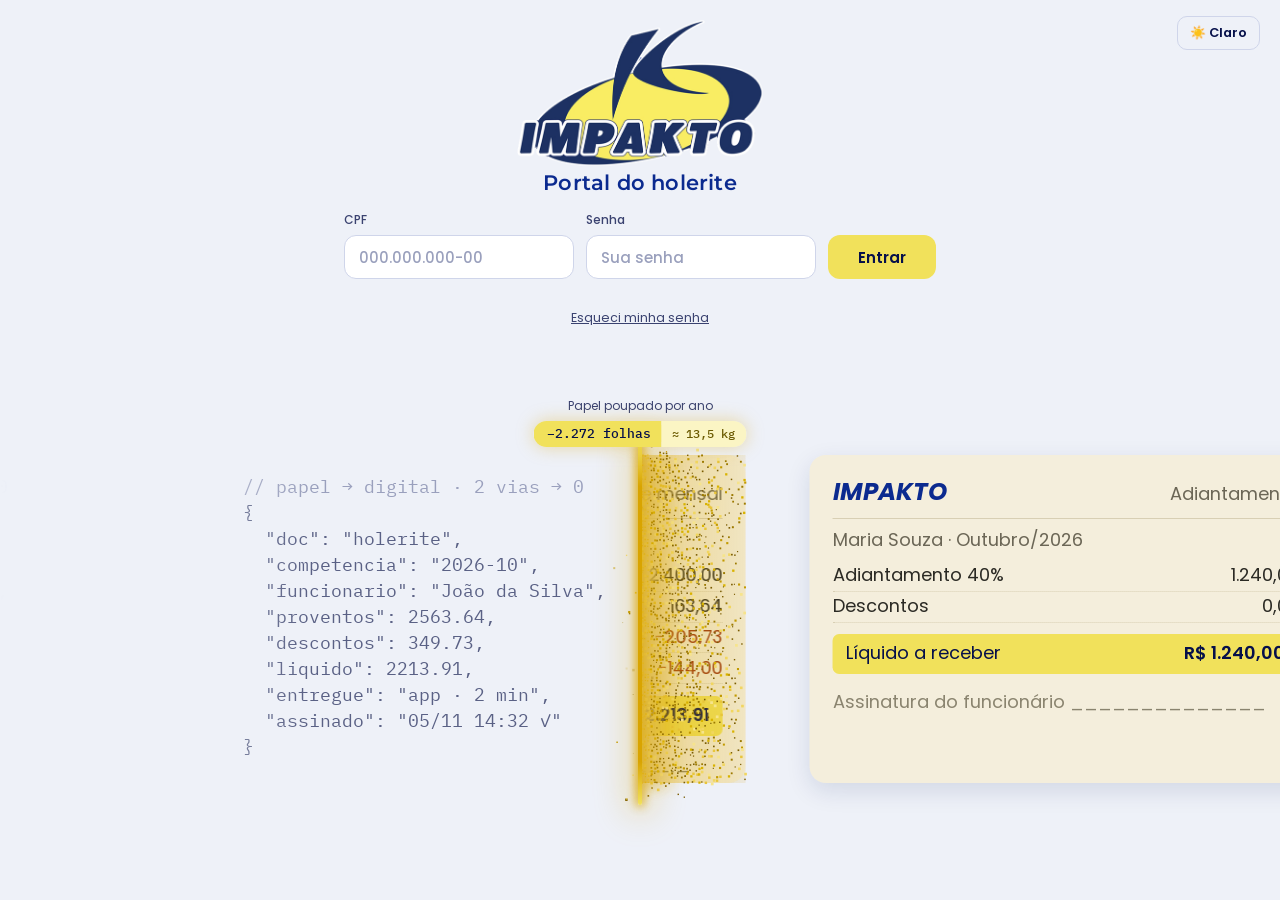
<file: index.html>
<!DOCTYPE html>
<html lang="pt-BR">
<head>
<meta charset="UTF-8">
<meta name="viewport" content="width=device-width, initial-scale=1.0">
<title>Portal do Holerite · Impakto</title>
<link href="https://fonts.googleapis.com/css2?family=Poppins:wght@400;500;600;700;800&family=Montserrat:wght@600&family=IBM+Plex+Mono:wght@400;500;600&display=swap" rel="stylesheet">
<link rel="stylesheet" href="css/base.css">
<link rel="stylesheet" href="css/login.css">
<link rel="stylesheet" href="css/paineis.css">
</head>
<body>

<!-- ===================== TELA DE LOGIN ===================== -->
<section id="tela-login">
  <div class="topo-login">
    <button type="button" class="btn-tema tema-login" onclick="alternarTema()">☀️ Claro</button>
    <div class="marca-login">
      <div class="logo-recorte" id="logo-recorte" role="img" aria-label="Impakto - Higiene, Limpeza e Descartáveis">
        <span class="logo-reserva">IMPAKTO</span>
      </div>
      <div class="titulo-portal">Portal do holerite</div>
    </div>
    <form class="lg" id="form-login" novalidate>
      <label>CPF<input id="login-cpf" inputmode="numeric" maxlength="14" placeholder="000.000.000-00" autocomplete="username"></label>
      <label>Senha<input id="login-senha" type="password" placeholder="Sua senha" autocomplete="current-password"></label>
      <button type="submit">Entrar</button>
    </form>
    <div id="login-msg" role="alert"></div>
    <button type="button" class="link-esqueci" onclick="esqueciSenha()">Esqueci minha senha</button>
  </div>
  <div class="belt" aria-hidden="true">
    <div class="codes"></div>
    <div class="cards"></div>
    <canvas></canvas>
    <div class="scan"><b></b><i></i></div>
    <div class="badge"><span class="lb">Papel poupado por ano</span>
      <span class="pill"><span class="n">−0 folhas</span><span class="k">≈ 0 kg</span></span></div>
  </div>
</section>

<!-- ===================== TELA DO FUNCIONÁRIO ===================== -->
<section id="tela-func" class="oculto">
  <header class="topo">
    <div class="marca">
      <img src="logo.png" alt="Impakto" class="topo-logo" onerror="this.classList.add('oculto'); this.nextElementSibling.classList.remove('oculto')">
      <span class="topo-logo-texto oculto">IMPAKTO</span>
      <span class="topo-sub">| Meus Holerites</span>
    </div>
    <div class="usuario">
      <span class="nome-usuario" id="func-nome"></span>
      <button type="button" class="btn-menu" aria-label="Abrir menu" aria-expanded="false" onclick="alternarMenu(this)">⋮</button>
      <div class="menu-topo">
        <div class="menu-nome"></div>
        <button class="btn btn-contorno btn-pequeno" onclick="abrirPerfil()">👤 Meu perfil</button>
        <button class="btn btn-contorno btn-pequeno btn-tema" onclick="alternarTema()">☀️ Claro</button>
        <button class="btn btn-contorno btn-pequeno" onclick="abrirModalSenha(false)">🔑 Trocar senha</button>
        <button class="btn btn-amarelo btn-pequeno" onclick="sair()">Sair</button>
      </div>
    </div>
  </header>
  <main class="conteudo">
    <div class="cartao nao-imprimir">
      <div id="func-pendentes" class="alerta oculto"></div>
      <h2>Escolha o mês</h2>
      <div class="linha">
        <select id="func-competencia"></select>
        <button class="btn btn-primario" id="func-assinar" onclick="abrirModalAssinar()">✍️ Assinar holerite</button>
        <span id="func-status"></span>
        <button class="btn btn-amarelo" id="func-imprimir" onclick="window.print()">🖨️ Imprimir / Salvar PDF</button>
      </div>
    </div>
    <div class="cartao" id="func-holerite"></div>
    <div class="cartao nao-imprimir">
      <h2>Histórico</h2>
      <div class="tabela-wrap"><table>
        <thead><tr><th>Competência</th><th class="num">Proventos</th><th class="num">Descontos</th><th class="num">Líquido</th><th>Status</th><th class="num"></th></tr></thead>
        <tbody id="tb-historico"></tbody>
      </table></div>
    </div>
  </main>
</section>

<!-- ===================== JANELA DE ASSINATURA ===================== -->
<div id="modal-assinar" class="modal-fundo nao-imprimir oculto">
  <div class="modal">
    <h2>Assinar holerite</h2>
    <p class="sub" id="assin-desc"></p>
    <label class="check"><input type="checkbox" id="assin-ok">
      <span>Declaro que recebi a importância líquida discriminada neste recibo e que conferi os valores.</span></label>
    <label>Desenhe sua assinatura no quadro (dedo ou mouse)</label>
    <canvas id="assin-canvas"></canvas>
    <button type="button" class="btn btn-claro btn-pequeno" onclick="limparAssinatura()" style="margin-bottom:16px">↺ Limpar desenho</button>
    <label for="assin-senha">Confirme sua senha</label>
    <input type="password" id="assin-senha" autocomplete="current-password">
    <div id="assin-msg" class="oculto"></div>
    <div class="linha fim">
      <button class="btn btn-claro" onclick="fecharModalAssinar()">Cancelar</button>
      <button class="btn btn-primario" onclick="confirmarAssinatura()">Assinar e enviar ao RH</button>
    </div>
  </div>
</div>

<!-- ===================== JANELA DE TROCA DE SENHA ===================== -->
<div id="modal-senha" class="modal-fundo nao-imprimir oculto">
  <div class="modal">
    <h2 id="senha-titulo">Trocar senha</h2>
    <p class="sub" id="senha-desc"></p>
    <div id="senha-atual-box">
      <label for="senha-atual">Senha atual</label>
      <input type="password" id="senha-atual" autocomplete="current-password">
    </div>
    <label for="senha-nova">Nova senha</label>
    <input type="password" id="senha-nova" autocomplete="new-password">
    <label for="senha-conf">Repita a nova senha</label>
    <input type="password" id="senha-conf" autocomplete="new-password">
    <div id="senha-msg" class="oculto"></div>
    <div class="linha fim">
      <button class="btn btn-claro" id="senha-cancelar" onclick="fecharModalSenha()">Cancelar</button>
      <button class="btn btn-claro oculto" id="senha-sair" onclick="sair()">Sair</button>
      <button class="btn btn-primario" onclick="salvarNovaSenha()">Salvar nova senha</button>
    </div>
  </div>
</div>

<!-- ===================== TELA DO RH ===================== -->
<section id="tela-rh" class="oculto">
  <header class="topo">
    <div class="marca">
      <img src="logo.png" alt="Impakto" class="topo-logo" onerror="this.classList.add('oculto'); this.nextElementSibling.classList.remove('oculto')">
      <span class="topo-logo-texto oculto">IMPAKTO</span>
      <span class="topo-sub">| Painel do RH</span>
    </div>
    <div class="usuario">
      <span class="nome-usuario" id="rh-nome"></span>
      <button type="button" class="btn-menu" aria-label="Abrir menu" aria-expanded="false" onclick="alternarMenu(this)">⋮</button>
      <div class="menu-topo">
        <div class="menu-nome"></div>
        <button class="btn btn-contorno btn-pequeno" onclick="abrirPerfil()">👤 Meu perfil</button>
        <button class="btn btn-contorno btn-pequeno btn-tema" onclick="alternarTema()">☀️ Claro</button>
        <button class="btn btn-contorno btn-pequeno" onclick="abrirModalSenha(false)">🔑 Trocar senha</button>
        <button class="btn btn-amarelo btn-pequeno" onclick="sair()">Sair</button>
      </div>
    </div>
  </header>
  <main class="conteudo">
    <div class="abas">
      <button class="aba ativa" data-aba="aba-importar">📄 Importar PDF</button>
      <button class="aba" data-aba="aba-lancar">Lançar manual</button>
      <button class="aba" data-aba="aba-lista" id="aba-lista-btn">Holerites lançados</button>
      <button class="aba" data-aba="aba-func">Funcionários</button>
    </div>

    <!-- Aba: importar PDF -->
    <div id="aba-importar" class="cartao">
      <h2>Importar holerites em PDF</h2>
      <p class="sub">Use os PDFs gerados pelo sistema da folha: <b>um arquivo por funcionário</b>. Pode soltar vários de uma vez.</p>
      <div id="drop-pdf" class="drop" tabindex="0" role="button">
        📄 <b>Solte os PDFs aqui</b> ou clique para escolher<br>
        <span class="dica-campo">Se o nome do arquivo tiver o CPF (ou o nome) e o mês, o sistema preenche sozinho.
        Ex.: <code>52998224725_2026-10.pdf</code> ou <code>Joao da Silva - outubro 2026.pdf</code></span>
      </div>
      <input type="file" id="input-pdf" accept="application/pdf,.pdf" multiple hidden>
      <div id="fila-pdf"></div>
      <div id="imp-msg" class="oculto"></div>
      <div class="linha oculto" id="imp-acoes">
        <button class="btn btn-primario" id="btn-importar" onclick="importarFila()">Importar</button>
        <button class="btn btn-claro" onclick="limparFila()">Limpar lista</button>
      </div>
    </div>

    <!-- Aba: lançar / editar holerite manual -->
    <div id="aba-lancar" class="cartao oculto">
      <h2 id="lanc-titulo">Lançar holerite manualmente</h2>
      <div id="lanc-editando" class="alerta oculto"></div>
      <div class="grade">
        <div><label>Funcionário</label><select id="lanc-func"></select></div>
        <div><label>Mês</label><select id="lanc-mes"></select></div>
        <div><label>Ano</label><input id="lanc-ano" type="number" min="2000" max="2100"></div>
      </div>
      <div class="linha" style="margin-bottom:6px">
        <button type="button" class="btn btn-claro btn-pequeno" onclick="copiarMesAnterior()">⧉ Copiar mês anterior</button>
        <span class="dica-campo">Puxa as linhas do último holerite manual desse funcionário.</span>
      </div>
      <div class="duas-colunas">
        <div>
          <h3 class="tit-prov">➕ Proventos (o que o funcionário recebe)</h3>
          <div id="lista-proventos"></div>
          <button type="button" class="btn btn-claro btn-pequeno" onclick="novaLinha('p')">+ Adicionar provento</button>
        </div>
        <div>
          <h3 class="tit-desc">➖ Descontos (o que é descontado)</h3>
          <div id="lista-descontos"></div>
          <button type="button" class="btn btn-claro btn-pequeno" onclick="novaLinha('d')">+ Adicionar desconto</button>
        </div>
      </div>
      <div class="barra-totais" id="totais-lancamento"></div>
      <div id="lanc-msg" class="oculto"></div>
      <div class="linha">
        <button class="btn btn-primario" id="btn-salvar-hol" onclick="salvarHolerite()">Salvar holerite</button>
        <button class="btn btn-claro oculto" id="btn-cancelar-hol" onclick="resetarLancamento()">Cancelar edição</button>
      </div>
    </div>

    <!-- Aba: lista de holerites -->
    <div id="aba-lista" class="cartao oculto">
      <div class="nao-imprimir">
        <h2>Holerites lançados</h2>
        <div class="linha" style="margin-bottom:14px">
          <input id="busca-hol" class="busca" placeholder="🔍 Buscar funcionário pelo nome" oninput="renderLista()">
          <select id="filtro-status" onchange="renderLista()">
            <option value="todos">Todos</option>
            <option value="pendente">Pendentes de assinatura</option>
            <option value="assinado">Assinados</option>
          </select>
          <span id="resumo-assin" style="font-size:.9rem"></span>
        </div>
        <div class="tabela-wrap"><table>
          <thead><tr><th>Competência</th><th>Funcionário</th><th class="num">Líquido</th><th>Status</th><th class="num">Ações</th></tr></thead>
          <tbody id="tb-holerites"></tbody>
        </table></div>
      </div>
      <div id="rh-preview-box" class="oculto" style="margin-top:28px">
        <div class="linha nao-imprimir" style="margin-bottom:14px">
          <button class="btn btn-amarelo btn-pequeno" onclick="window.print()">🖨️ Imprimir</button>
          <button class="btn btn-claro btn-pequeno" onclick="fecharPreview()">Fechar</button>
        </div>
        <div id="rh-preview"></div>
      </div>
    </div>

    <!-- Aba: funcionários -->
    <div id="aba-func" class="cartao oculto">
      <h2 id="cad-titulo">Cadastrar pessoa</h2>
      <form id="form-func" novalidate>
        <div class="grade">
          <div><label>Nome completo</label><input id="f-nome"></div>
          <div><label>CPF</label><input id="f-cpf" inputmode="numeric" maxlength="14" placeholder="000.000.000-00"></div>
          <div><label>Telefone</label><input id="f-telefone" inputmode="tel" maxlength="15" placeholder="(11) 91234-5678"></div>
          <div><label>Data de nascimento</label><input id="f-nascimento" type="date"></div>
          <div><label>Cargo</label><input id="f-cargo"></div>
          <div><label>Setor</label><input id="f-setor"></div>
          <div><label>Data de admissão</label><input id="f-admissao" type="date"></div>
          <div><label>Férias programadas: início</label><input id="f-ferias-inicio" type="date"></div>
          <div><label>Férias programadas: fim</label><input id="f-ferias-fim" type="date"></div>
          <div id="f-senha-box"><label>Senha do primeiro acesso</label>
            <div class="senha-padrao-info">Padrão: <b id="txt-senha-padrao"></b><br>
              <span class="dica-campo">A pessoa cria a senha pessoal ao entrar.</span></div></div>
          <div><label>Perfil de acesso</label>
            <select id="f-perfil"><option value="func">Funcionário</option><option value="rh">RH</option></select></div>
        </div>
        <div id="cad-msg" class="oculto"></div>
        <div class="linha">
          <button class="btn btn-primario" type="submit" id="btn-cad">Cadastrar</button>
          <button type="button" class="btn btn-claro oculto" id="btn-cad-cancelar" onclick="cancelarEdicaoFunc()">Cancelar edição</button>
        </div>
      </form>
      <h2 style="margin-top:34px">Pessoas cadastradas</h2>
      <input id="busca-func" class="busca" style="margin-bottom:14px" placeholder="🔍 Buscar pelo nome ou CPF" oninput="renderFuncionarios()">
      <div class="tabela-wrap"><table>
        <thead><tr><th>Nome</th><th>CPF</th><th>Cargo</th><th>Perfil</th><th class="num">Ações</th></tr></thead>
        <tbody id="tb-func"></tbody>
      </table></div>
      <button class="btn btn-claro btn-pequeno" style="margin-top:18px" onclick="restaurarExemplo()">↺ Restaurar dados de exemplo</button>
    </div>
  </main>
</section>

<!-- ===================== JANELA "MEU PERFIL" ===================== -->
<div id="modal-perfil" class="modal-fundo nao-imprimir oculto">
  <div class="modal perfil" role="dialog" aria-modal="true" aria-labelledby="perfil-nome">
    <div class="perfil-topo">
      <div class="avatar" id="perfil-avatar">?</div>
      <div><h2 id="perfil-nome"></h2><p class="sub" id="perfil-cargo" style="margin:2px 0 0"></p></div>
    </div>
    <div class="perfil-destaques" id="perfil-destaques"></div>
    <div id="perfil-ferias" class="perfil-ferias oculto"></div>
    <div class="perfil-grade" id="perfil-dados"></div>
    <label for="perfil-telefone">Telefone</label>
    <div class="linha">
      <input id="perfil-telefone" inputmode="tel" maxlength="15" placeholder="(11) 91234-5678" style="margin:0;flex:1;min-width:180px">
      <button class="btn btn-primario btn-pequeno" onclick="salvarTelefone()">Salvar telefone</button>
    </div>
    <div id="perfil-msg" class="oculto" style="margin-top:10px"></div>
    <p class="dica-campo" style="margin-top:14px">Algum dado errado? Fale com o RH para corrigir.</p>
    <div class="linha fim"><button class="btn btn-claro" onclick="fecharPerfil()">Fechar</button></div>
  </div>
</div>

<!-- ===================== JANELA DE AVISO / CONFIRMAÇÃO ===================== -->
<div id="modal-dialogo" class="modal-fundo nao-imprimir oculto">
  <div class="modal dialogo" role="alertdialog" aria-modal="true" aria-labelledby="dlg-titulo" aria-describedby="dlg-msg">
    <div class="dlg-topo"><span id="dlg-icone" class="dlg-icone dlg-info">i</span><h2 id="dlg-titulo"></h2></div>
    <p id="dlg-msg" class="dlg-msg"></p>
    <div id="dlg-codigo" class="dlg-codigo oculto">
      <span id="dlg-codigo-valor"></span>
      <button type="button" class="btn btn-claro btn-pequeno" id="dlg-copiar">Copiar</button>
    </div>
    <div class="linha fim">
      <button type="button" class="btn btn-claro" id="dlg-cancelar">Cancelar</button>
      <button type="button" class="btn btn-primario" id="dlg-ok">OK</button>
    </div>
  </div>
</div>

<!-- A ORDEM IMPORTA: cada arquivo usa coisas dos anteriores -->
<script src="js/config.js"></script>
<script src="js/utils.js"></script>
<script src="js/banco.js"></script>
<script src="js/holerite.js"></script>
<script src="js/esteira.js"></script>
<script src="js/login.js"></script>
<script src="js/perfil.js"></script>
<script src="js/menu.js"></script>
<script src="js/funcionario.js"></script>
<script src="js/rh.js"></script>
<script src="js/app.js"></script>
</body>
</html>
</file>
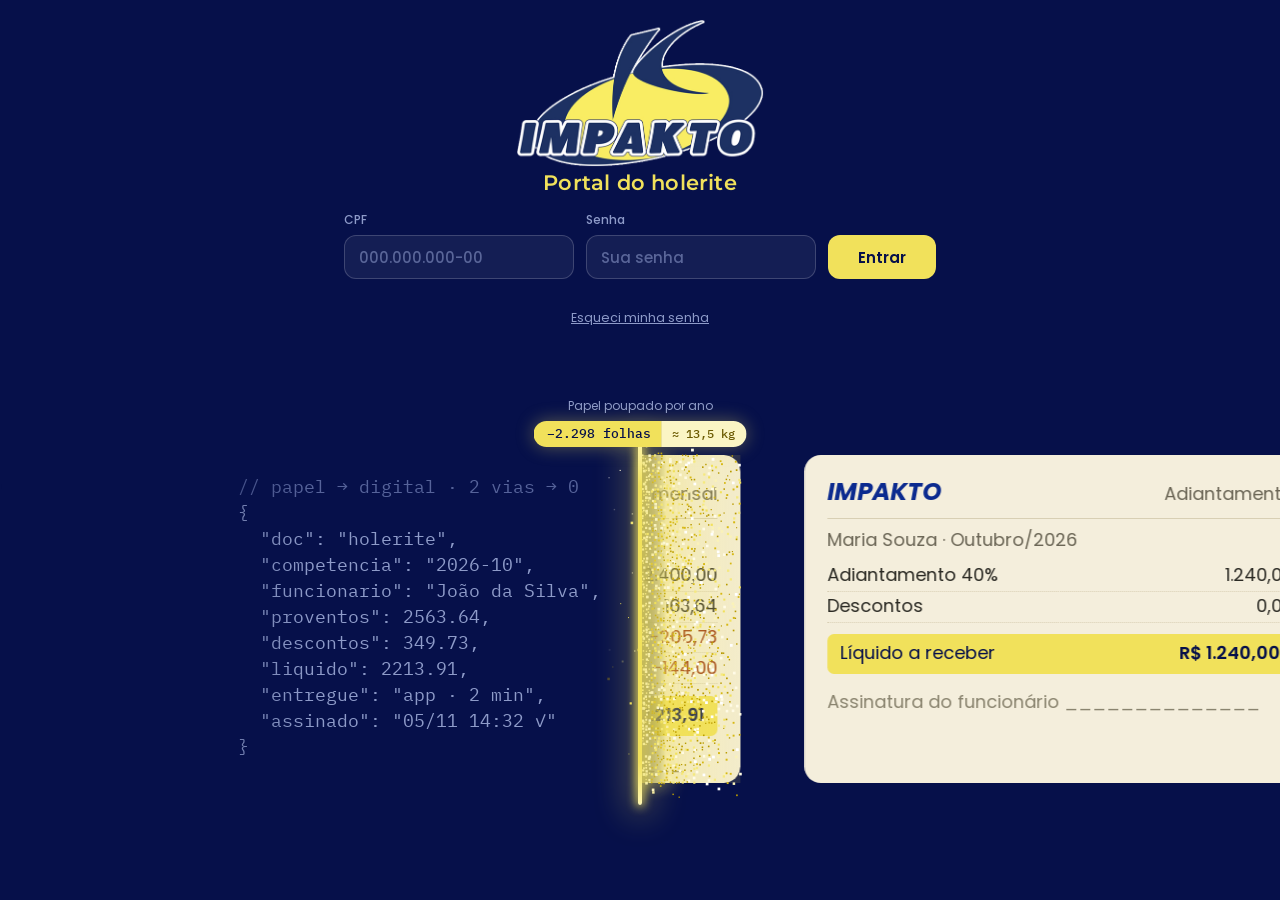
<file: index-antigo.html>
<!DOCTYPE html>
<html lang="pt-BR">
<head>
<meta charset="UTF-8">
<meta name="viewport" content="width=device-width, initial-scale=1.0">
<title>Portal do Holerite · Impakto</title>
<link href="https://fonts.googleapis.com/css2?family=Poppins:wght@400;500;600;700;800&family=Montserrat:wght@600&family=IBM+Plex+Mono:wght@400;500;600&display=swap" rel="stylesheet">
<style>
:root{
  --azul-escuro:#06104a; --azul:#0b2a8f; --azul-medio:#1d3fb8;
  --amarelo:#f1e15b; --amarelo-escuro:#d9c43a;
  --cinza:#eef1f8; --texto:#1a2140; --verde:#1f8a4c; --vermelho:#c0392b;
}
*{box-sizing:border-box;margin:0;padding:0}
body{font-family:'Poppins',sans-serif;color:var(--texto);background:var(--cinza)}
.oculto{display:none!important}

/* ================= LOGIN COM ESTEIRA ================= */
#tela-login{position:relative;height:100vh;height:100svh;min-height:620px;overflow:hidden;background:var(--azul-escuro);
            color:#fff;user-select:none;-webkit-user-select:none}
#tela-login .topo-login{position:relative;z-index:5;padding:18px 32px 0}
#tela-login .marca-login{display:flex;flex-direction:column;align-items:center}

/* ---- Logo: arquivo logo.png (fundo transparente) na mesma pasta ---- */
#tela-login .logo-recorte{
  --largura:250px;
  position:relative;
  width:var(--largura);
  height:calc(var(--largura) * .6);
  background:url('logo.png') center/contain no-repeat;
}
#tela-login .logo-reserva{display:none;position:absolute;inset:0;align-items:center;justify-content:center;
                          font-weight:800;font-style:italic;font-size:2.2rem;letter-spacing:2px;color:#fff}
#tela-login .logo-recorte.sem-imagem{background:none}
#tela-login .logo-recorte.sem-imagem .logo-reserva{display:flex}
#tela-login .titulo-portal{font-family:'Montserrat',sans-serif;font-weight:600;font-size:21px;color:var(--amarelo);
                           letter-spacing:.01em;margin-top:2px}

#tela-login .lg{display:flex;justify-content:center;align-items:flex-end;gap:12px;flex-wrap:wrap;margin-top:16px}
#tela-login .lg label{display:flex;flex-direction:column;gap:6px;margin:0;font-size:12px;font-weight:500;color:#8E9BC9}
#tela-login .lg input{width:230px;height:44px;margin:0;padding:0 14px;border-radius:12px;border:1px solid rgba(255,255,255,.18);
                      background:rgba(255,255,255,.06);color:#fff;font-size:15px;user-select:text;-webkit-user-select:text}
#tela-login .lg input::placeholder{color:#5A6699}
#tela-login .lg input:focus{outline:none;border-color:var(--amarelo);box-shadow:0 0 0 3px rgba(241,225,91,.18)}
#tela-login .lg input.ruim{border-color:#FF9B8A}
#tela-login .lg button{height:44px;padding:0 30px;border-radius:12px;border:none;background:var(--amarelo);color:var(--azul-escuro);
                       font:inherit;font-weight:600;font-size:15px;cursor:pointer;transition:.15s}
#tela-login .lg button:hover{background:#FFEA70}
#login-msg{min-height:20px;margin-top:10px;text-align:center;font-size:13px;color:#FF9B8A}
#tela-login .link-esqueci{display:block;margin:0 auto;background:none;border:none;color:#8E9BC9;font:inherit;
                          font-size:12.5px;text-decoration:underline;cursor:pointer}
#tela-login .link-esqueci:hover{color:var(--amarelo)}

#tela-login .belt{position:absolute;left:0;right:0;top:320px;cursor:grab;touch-action:pan-y}
#tela-login .codes{position:absolute;inset:0;-webkit-mask-image:linear-gradient(90deg,transparent 0,#000 24%);
                   mask-image:linear-gradient(90deg,transparent 0,#000 24%)}
#tela-login .pp,#tela-login .cd{position:absolute;top:58px;left:0;width:var(--cw);height:var(--ch);overflow:hidden;container-type:inline-size}
#tela-login .pp{border-radius:calc(var(--cw) * .032);background:#F4EEDC;color:#2b2a24;will-change:transform,clip-path;z-index:1}
#tela-login .pi{padding:3.8cqw 4.5cqw;font-size:3.5cqw;line-height:1.5}
#tela-login .ph{display:flex;justify-content:space-between;align-items:baseline;border-bottom:1px solid #d8cfb4;padding-bottom:1.3cqw}
#tela-login .ph b{font-style:italic;font-weight:700;font-size:4.8cqw;color:var(--azul)}
#tela-login .ph span,#tela-login .pm{color:#6b6656}
#tela-login .pm{margin:1.6cqw 0 1.3cqw}
#tela-login .pr{display:flex;justify-content:space-between;border-bottom:1px dotted #d8cfb4;padding:.3cqw 0}
#tela-login .neg{color:#9a3412}
#tela-login .pl{display:flex;justify-content:space-between;background:var(--amarelo);color:var(--azul-escuro);
                padding:1.3cqw 2.6cqw;border-radius:1.3cqw;margin-top:2.2cqw}
#tela-login .pl b{font-weight:600}
#tela-login .ps{margin-top:2.9cqw;color:#8a846f}
#tela-login .cd{visibility:hidden}
#tela-login .cd pre{margin:0;padding:3.8cqw 1.9cqw;font:400 3.5cqw/1.45 'IBM Plex Mono',monospace;color:#8E9BC9;white-space:pre}
#tela-login .cd .cm{color:#56639a}
#tela-login canvas{position:absolute;left:0;top:0;pointer-events:none;z-index:2}
#tela-login .scan{position:absolute;left:50%;top:46px;width:0;z-index:3;pointer-events:none}
#tela-login .scan i{position:absolute;left:-2px;top:0;bottom:0;width:4px;border-radius:4px;
                    background:linear-gradient(#FFF6B0,var(--amarelo) 12%,var(--amarelo) 88%,#FFF6B0);
                    box-shadow:0 0 10px 2px rgba(241,225,91,.85),0 0 34px 10px rgba(241,225,91,.32)}
#tela-login .scan b{position:absolute;left:0;top:4%;height:92%;width:42px;
                    background:linear-gradient(90deg,rgba(241,225,91,.5),transparent);filter:blur(6px)}
#tela-login .badge{position:absolute;left:50%;top:0;transform:translateX(-50%);display:flex;flex-direction:column;
                   align-items:center;gap:6px;z-index:4;pointer-events:none}
#tela-login .badge .lb{font-size:12px;color:#8E9BC9;white-space:nowrap}
#tela-login .pill{display:flex;height:26px;border-radius:99px;overflow:hidden;box-shadow:0 0 18px rgba(241,225,91,.35);
                  font:500 13px 'IBM Plex Mono',monospace;white-space:nowrap}
#tela-login .pill .n{display:flex;align-items:center;justify-content:flex-end;min-width:13ch;padding:0 11px 0 13px;
                     background:var(--amarelo);color:var(--azul-escuro);font-variant-numeric:tabular-nums}
#tela-login .pill .k{display:flex;align-items:center;padding:0 12px 0 10px;background:#FBF5C4;color:#6b5a00;font-size:12px}

@media(max-width:600px){
  #tela-login .topo-login{padding:14px 16px 0}
  #tela-login .logo-recorte{--largura:200px}
  #tela-login .titulo-portal{font-size:18px}
  #tela-login .lg{flex-direction:column;align-items:stretch;max-width:340px;margin:14px auto 0}
  #tela-login .lg input{width:100%}
}

/* ================= FORMULÁRIOS E BOTÕES (telas internas) ================= */
label{display:block;font-size:.8rem;font-weight:600;color:#3a4270;margin-bottom:6px}
input,select{width:100%;padding:11px 13px;border:1.5px solid #cfd5ea;border-radius:10px;font:inherit;
             font-size:.92rem;margin-bottom:16px;background:#fff}
input:focus,select:focus{outline:none;border-color:var(--azul-medio);box-shadow:0 0 0 3px rgba(29,63,184,.15)}
select:disabled{background:#f1f3f9;color:#7a809f}
.check{display:flex;gap:10px;align-items:flex-start;font-weight:500;font-size:.85rem;line-height:1.5;margin-bottom:18px;cursor:pointer}
.check input{width:auto;margin:4px 0 0;accent-color:var(--azul)}
.btn{display:inline-flex;align-items:center;justify-content:center;gap:6px;padding:11px 20px;border:none;
     border-radius:10px;font:inherit;font-weight:600;cursor:pointer;transition:.15s}
.btn:focus-visible{outline:3px solid rgba(29,63,184,.35);outline-offset:2px}
.btn-primario{background:var(--azul);color:#fff}
.btn-primario:hover{background:var(--azul-medio)}
.btn-amarelo{background:var(--amarelo);color:var(--azul-escuro)}
.btn-amarelo:hover{background:var(--amarelo-escuro)}
.btn-claro{background:#e3e8f7;color:var(--azul)}
.btn-perigo{background:#fbe4e1;color:var(--vermelho)}
.btn-perigo-forte{background:var(--vermelho);color:#fff}
.btn-perigo-forte:hover{background:#a5301f}
.btn-contorno{background:transparent;color:#fff;border:1px solid rgba(255,255,255,.35)}
.btn-contorno:hover{border-color:var(--amarelo);color:var(--amarelo)}
.btn-pequeno{padding:7px 12px;font-size:.8rem}
.btn:disabled{opacity:.5;cursor:not-allowed}
.erro,.sucesso{padding:10px 12px;border-radius:8px;font-size:.85rem;margin-bottom:16px}
.erro{background:#fdecea;color:var(--vermelho)}
.sucesso{background:#e5f5ec;color:var(--verde)}
.alerta{background:#fff8dc;border-left:4px solid var(--amarelo-escuro);padding:12px 14px;margin-bottom:16px;font-size:.9rem}
.sub{color:#5a6185;font-size:.9rem;margin:4px 0 22px}
.dica-campo{color:#7a809f;font-size:.8rem}
.busca{max-width:320px;margin:0}
.senha-padrao-info{background:var(--cinza);border-radius:10px;padding:8px 13px;font-size:.88rem;margin-bottom:16px;line-height:1.5}
.senha-padrao-info b{font-family:'IBM Plex Mono',monospace;color:var(--azul-escuro)}

/* ================= ESTRUTURA DAS TELAS INTERNAS ================= */
.topo{background:var(--azul-escuro);color:#fff;display:flex;align-items:center;justify-content:space-between;
      padding:14px 28px;border-bottom:4px solid var(--amarelo);gap:12px;flex-wrap:wrap}
.topo .marca{font-weight:800;font-style:italic;font-size:1.3rem;letter-spacing:1px}
.topo .marca span{color:var(--amarelo);font-style:normal;font-weight:500;font-size:1rem}
.topo .usuario{display:flex;align-items:center;gap:10px;font-size:.9rem;flex-wrap:wrap}
.conteudo{max-width:1100px;margin:28px auto;padding:0 20px}
.cartao{background:#fff;border-radius:14px;padding:24px;box-shadow:0 2px 10px rgba(10,30,90,.06);margin-bottom:22px}
.cartao h2{font-size:1.1rem;color:var(--azul-escuro);margin-bottom:16px}
.linha{display:flex;gap:12px;align-items:center;flex-wrap:wrap}
.linha select{margin:0;max-width:280px}
.fim{justify-content:flex-end;margin-top:8px}
.grade{display:grid;grid-template-columns:repeat(auto-fit,minmax(200px,1fr));gap:0 16px}
.duas-colunas{display:grid;grid-template-columns:1fr 1fr;gap:28px;margin:8px 0 20px}
.duas-colunas h3{font-size:.9rem;margin-bottom:10px}
.tit-prov{color:var(--verde)} .tit-desc{color:var(--vermelho)}
.linha-item{display:grid;grid-template-columns:2fr 1fr 1fr auto;gap:6px;margin-bottom:6px}
.linha-item input{margin:0;padding:9px 10px;font-size:.85rem}
.barra-totais{background:var(--cinza);padding:12px 16px;border-radius:10px;margin-bottom:16px;font-size:.9rem}
.abas{display:flex;gap:6px;margin-bottom:16px;flex-wrap:wrap}
.aba{background:#dfe4f3;color:var(--azul);border:none;padding:10px 18px;border-radius:10px;font:inherit;font-weight:600;cursor:pointer}
.aba.ativa{background:var(--azul-escuro);color:var(--amarelo)}
.tabela-wrap{overflow-x:auto}
.tag{display:inline-block;padding:3px 10px;border-radius:20px;font-size:.72rem;font-weight:600;background:#e3e8f7;color:var(--azul);white-space:nowrap}
.tag-rh{background:var(--amarelo);color:var(--azul-escuro)}
.tag-ok{background:#e5f5ec;color:var(--verde)}
.tag-pend{background:#fff4d6;color:#8a6d00}
.vazio{color:#7a809f;text-align:center;padding:24px}
.acoes{display:inline-flex;gap:6px;flex-wrap:wrap;justify-content:flex-end}

/* ================= TABELAS ================= */
table{width:100%;border-collapse:collapse;font-size:.85rem}
th{background:#e7ebf7;text-align:left;padding:9px 12px;font-size:.72rem;text-transform:uppercase;color:#3a4270}
td{padding:9px 12px;border-bottom:1px solid #eef0f7}
.num{text-align:right;font-variant-numeric:tabular-nums;white-space:nowrap}
tfoot td{font-weight:700;background:#f6f8fd}

/* ================= O HOLERITE ================= */
.holerite{border:1.5px solid var(--azul-escuro);border-radius:6px;overflow:hidden;background:#fff}
.hol-cab{display:flex;justify-content:space-between;align-items:center;background:var(--azul-escuro);color:#fff;padding:14px 18px}
.hol-marca{font-weight:800;font-style:italic;font-size:1.4rem;color:var(--amarelo)}
.hol-cab small{opacity:.85}
.hol-info{display:grid;grid-template-columns:repeat(5,1fr);gap:10px;padding:12px 18px;background:#f6f8fd;
          border-bottom:1px solid #d5dbef;font-size:.85rem}
.hol-info small{display:block;color:#6a7095;font-size:.68rem;text-transform:uppercase}
.liquido{display:flex;justify-content:space-between;align-items:center;background:var(--amarelo);
         color:var(--azul-escuro);padding:14px 18px;font-weight:600}
.liquido b{font-size:1.3rem}
.hol-rodape{padding:22px 18px 18px;font-size:.75rem;color:#5a6185}
.assinatura{margin-top:14px;display:flex;gap:30px}
.assinatura>div{flex:1;text-align:center}
.assin-area{height:70px;display:flex;align-items:flex-end;justify-content:center;font-size:.9rem;color:var(--texto)}
.assin-area img{max-height:70px;max-width:100%}
.assin-linha{border-top:1px solid #9aa0bd;padding-top:4px}
.selo{margin-top:14px;background:#e5f5ec;color:var(--verde);padding:8px 12px;border-radius:6px;font-weight:600}

/* ================= JANELAS (assinatura, senha e avisos) ================= */
.modal-fundo{position:fixed;inset:0;background:rgba(6,16,74,.65);display:flex;align-items:center;
             justify-content:center;padding:16px;z-index:50;animation:aparecer .15s ease-out}
.modal{background:#fff;border-radius:16px;padding:28px;width:100%;max-width:520px;max-height:95vh;
       overflow:auto;border-top:6px solid var(--amarelo);animation:subir .18s ease-out}
.modal h2{color:var(--azul-escuro);font-size:1.2rem}
@keyframes aparecer{from{opacity:0}to{opacity:1}}
@keyframes subir{from{transform:translateY(10px);opacity:0}to{transform:none;opacity:1}}
@media(prefers-reduced-motion:reduce){.modal-fundo,.modal{animation:none}}
#assin-canvas{width:100%;height:160px;border:2px dashed #b9c2e0;border-radius:10px;background:#fbfcff;
              touch-action:none;cursor:crosshair;display:block;margin-bottom:8px}

#modal-dialogo{z-index:60}
.modal.dialogo{max-width:440px}
.dlg-topo{display:flex;align-items:center;gap:12px;margin-bottom:10px}
.dlg-topo h2{margin:0;line-height:1.3}
.dlg-icone{flex:none;width:40px;height:40px;border-radius:50%;display:flex;align-items:center;justify-content:center;
           font-weight:800;font-size:1.15rem}
.dlg-info{background:#e3e8f7;color:var(--azul)}
.dlg-aviso{background:#fff4d6;color:#8a6d00}
.dlg-perigo{background:#fbe4e1;color:var(--vermelho)}
.dlg-sucesso{background:#e5f5ec;color:var(--verde)}
.dlg-msg{white-space:pre-line;color:#3a4270;font-size:.92rem;line-height:1.6;margin-bottom:18px}
.dlg-codigo{display:flex;align-items:center;justify-content:space-between;gap:12px;background:var(--cinza);
            border:1.5px dashed #b9c2e0;border-radius:12px;padding:14px 16px;margin-bottom:18px}
.dlg-codigo span{font:600 1.6rem 'IBM Plex Mono',monospace;letter-spacing:.08em;color:var(--azul-escuro);user-select:all}

/* ================= CELULAR ================= */
@media(max-width:800px){
  .duas-colunas{grid-template-columns:1fr}
  .hol-info{grid-template-columns:repeat(2,1fr)}
}

/* ================= IMPRESSÃO / PDF ================= */
@media print{
  body{background:#fff}
  .topo,.abas,.nao-imprimir{display:none!important}
  .conteudo{margin:0;max-width:none;padding:0}
  .cartao{box-shadow:none;padding:0;margin:0}
  *{-webkit-print-color-adjust:exact;print-color-adjust:exact}
}
</style>
</head>
<body>

<!-- ===================== TELA DE LOGIN ===================== -->
<section id="tela-login">
  <div class="topo-login">
    <div class="marca-login">
      <div class="logo-recorte" id="logo-recorte" role="img" aria-label="Impakto - Higiene, Limpeza e Descartáveis">
        <span class="logo-reserva">IMPAKTO</span>
      </div>
      <div class="titulo-portal">Portal do holerite</div>
    </div>
    <form class="lg" id="form-login" novalidate>
      <label>CPF<input id="login-cpf" inputmode="numeric" maxlength="14" placeholder="000.000.000-00" autocomplete="username"></label>
      <label>Senha<input id="login-senha" type="password" placeholder="Sua senha" autocomplete="current-password"></label>
      <button type="submit">Entrar</button>
    </form>
    <div id="login-msg" role="alert"></div>
    <button type="button" class="link-esqueci" onclick="esqueciSenha()">Esqueci minha senha</button>
  </div>
  <div class="belt" aria-hidden="true">
    <div class="codes"></div>
    <div class="cards"></div>
    <canvas></canvas>
    <div class="scan"><b></b><i></i></div>
    <div class="badge"><span class="lb">Papel poupado por ano</span>
      <span class="pill"><span class="n">−0 folhas</span><span class="k">≈ 0 kg</span></span></div>
  </div>
</section>

<!-- ===================== TELA DO FUNCIONÁRIO ===================== -->
<section id="tela-func" class="oculto">
  <header class="topo">
    <div class="marca">IMPAKTO <span>| Meus Holerites</span></div>
    <div class="usuario"><span id="func-nome"></span>
      <button class="btn btn-contorno btn-pequeno" onclick="abrirModalSenha(false)">Trocar senha</button>
      <button class="btn btn-amarelo btn-pequeno" onclick="sair()">Sair</button></div>
  </header>
  <main class="conteudo">
    <div class="cartao nao-imprimir">
      <div id="func-pendentes" class="alerta oculto"></div>
      <h2>Escolha o mês</h2>
      <div class="linha">
        <select id="func-competencia"></select>
        <button class="btn btn-primario" id="func-assinar" onclick="abrirModalAssinar()">✍️ Assinar holerite</button>
        <span id="func-status"></span>
        <button class="btn btn-amarelo" id="func-imprimir" onclick="window.print()">🖨️ Imprimir / Salvar PDF</button>
      </div>
    </div>
    <div class="cartao" id="func-holerite"></div>
    <div class="cartao nao-imprimir">
      <h2>Histórico</h2>
      <div class="tabela-wrap"><table>
        <thead><tr><th>Competência</th><th class="num">Proventos</th><th class="num">Descontos</th><th class="num">Líquido</th><th>Status</th><th class="num"></th></tr></thead>
        <tbody id="tb-historico"></tbody>
      </table></div>
    </div>
  </main>
</section>

<!-- ===================== JANELA DE ASSINATURA ===================== -->
<div id="modal-assinar" class="modal-fundo nao-imprimir oculto">
  <div class="modal">
    <h2>Assinar holerite</h2>
    <p class="sub" id="assin-desc"></p>
    <label class="check"><input type="checkbox" id="assin-ok">
      <span>Declaro que recebi a importância líquida discriminada neste recibo e que conferi os valores.</span></label>
    <label>Desenhe sua assinatura no quadro (dedo ou mouse)</label>
    <canvas id="assin-canvas"></canvas>
    <button type="button" class="btn btn-claro btn-pequeno" onclick="limparAssinatura()" style="margin-bottom:16px">↺ Limpar desenho</button>
    <label for="assin-senha">Confirme sua senha</label>
    <input type="password" id="assin-senha" autocomplete="current-password">
    <div id="assin-msg" class="oculto"></div>
    <div class="linha fim">
      <button class="btn btn-claro" onclick="fecharModalAssinar()">Cancelar</button>
      <button class="btn btn-primario" onclick="confirmarAssinatura()">Assinar e enviar ao RH</button>
    </div>
  </div>
</div>

<!-- ===================== JANELA DE TROCA DE SENHA ===================== -->
<div id="modal-senha" class="modal-fundo nao-imprimir oculto">
  <div class="modal">
    <h2 id="senha-titulo">Trocar senha</h2>
    <p class="sub" id="senha-desc"></p>
    <div id="senha-atual-box">
      <label for="senha-atual">Senha atual</label>
      <input type="password" id="senha-atual" autocomplete="current-password">
    </div>
    <label for="senha-nova">Nova senha</label>
    <input type="password" id="senha-nova" autocomplete="new-password">
    <label for="senha-conf">Repita a nova senha</label>
    <input type="password" id="senha-conf" autocomplete="new-password">
    <div id="senha-msg" class="oculto"></div>
    <div class="linha fim">
      <button class="btn btn-claro" id="senha-cancelar" onclick="fecharModalSenha()">Cancelar</button>
      <button class="btn btn-claro oculto" id="senha-sair" onclick="sair()">Sair</button>
      <button class="btn btn-primario" onclick="salvarNovaSenha()">Salvar nova senha</button>
    </div>
  </div>
</div>

<!-- ===================== TELA DO RH ===================== -->
<section id="tela-rh" class="oculto">
  <header class="topo">
    <div class="marca">IMPAKTO <span>| Painel do RH</span></div>
    <div class="usuario"><span id="rh-nome"></span>
      <button class="btn btn-contorno btn-pequeno" onclick="abrirModalSenha(false)">Trocar senha</button>
      <button class="btn btn-amarelo btn-pequeno" onclick="sair()">Sair</button></div>
  </header>
  <main class="conteudo">
    <div class="abas">
      <button class="aba ativa" data-aba="aba-lancar">Lançar holerite</button>
      <button class="aba" data-aba="aba-lista" id="aba-lista-btn">Holerites lançados</button>
      <button class="aba" data-aba="aba-func">Funcionários</button>
    </div>

    <!-- Aba: lançar / editar holerite -->
    <div id="aba-lancar" class="cartao">
      <h2 id="lanc-titulo">Lançar holerite</h2>
      <div id="lanc-editando" class="alerta oculto"></div>
      <div class="grade">
        <div><label>Funcionário</label><select id="lanc-func"></select></div>
        <div><label>Mês</label><select id="lanc-mes"></select></div>
        <div><label>Ano</label><input id="lanc-ano" type="number" min="2000" max="2100"></div>
      </div>
      <div class="linha" style="margin-bottom:6px">
        <button type="button" class="btn btn-claro btn-pequeno" onclick="copiarMesAnterior()">⧉ Copiar mês anterior</button>
        <span class="dica-campo">Puxa as linhas do último holerite desse funcionário.</span>
      </div>
      <div class="duas-colunas">
        <div>
          <h3 class="tit-prov">➕ Proventos (o que o funcionário recebe)</h3>
          <div id="lista-proventos"></div>
          <button type="button" class="btn btn-claro btn-pequeno" onclick="novaLinha('p')">+ Adicionar provento</button>
        </div>
        <div>
          <h3 class="tit-desc">➖ Descontos (o que é descontado)</h3>
          <div id="lista-descontos"></div>
          <button type="button" class="btn btn-claro btn-pequeno" onclick="novaLinha('d')">+ Adicionar desconto</button>
        </div>
      </div>
      <div class="barra-totais" id="totais-lancamento"></div>
      <div id="lanc-msg" class="oculto"></div>
      <div class="linha">
        <button class="btn btn-primario" id="btn-salvar-hol" onclick="salvarHolerite()">Salvar holerite</button>
        <button class="btn btn-claro oculto" id="btn-cancelar-hol" onclick="resetarLancamento()">Cancelar edição</button>
      </div>
    </div>

    <!-- Aba: lista de holerites -->
    <div id="aba-lista" class="cartao oculto">
      <div class="nao-imprimir">
        <h2>Holerites lançados</h2>
        <div class="linha" style="margin-bottom:14px">
          <input id="busca-hol" class="busca" placeholder="🔍 Buscar funcionário pelo nome" oninput="renderLista()">
          <select id="filtro-status" onchange="renderLista()">
            <option value="todos">Todos</option>
            <option value="pendente">Pendentes de assinatura</option>
            <option value="assinado">Assinados</option>
          </select>
          <span id="resumo-assin" style="font-size:.9rem;color:#5a6185"></span>
        </div>
        <div class="tabela-wrap"><table>
          <thead><tr><th>Competência</th><th>Funcionário</th><th class="num">Líquido</th><th>Status</th><th class="num">Ações</th></tr></thead>
          <tbody id="tb-holerites"></tbody>
        </table></div>
      </div>
      <div id="rh-preview-box" class="oculto" style="margin-top:28px">
        <div class="linha nao-imprimir" style="margin-bottom:14px">
          <button class="btn btn-amarelo btn-pequeno" onclick="window.print()">🖨️ Imprimir / Salvar PDF</button>
          <button class="btn btn-claro btn-pequeno" onclick="fecharPreview()">Fechar</button>
        </div>
        <div id="rh-preview"></div>
      </div>
    </div>

    <!-- Aba: funcionários -->
    <div id="aba-func" class="cartao oculto">
      <h2 id="cad-titulo">Cadastrar pessoa</h2>
      <form id="form-func" novalidate>
        <div class="grade">
          <div><label>Nome completo</label><input id="f-nome"></div>
          <div><label>CPF</label><input id="f-cpf" inputmode="numeric" maxlength="14" placeholder="000.000.000-00"></div>
          <div><label>Cargo</label><input id="f-cargo"></div>
          <div><label>Setor</label><input id="f-setor"></div>
          <div><label>Data de admissão</label><input id="f-admissao" type="date"></div>
          <div id="f-senha-box"><label>Senha do primeiro acesso</label>
            <div class="senha-padrao-info">Padrão: <b id="txt-senha-padrao"></b><br>
              <span class="dica-campo">A pessoa cria a senha pessoal ao entrar.</span></div></div>
          <div><label>Perfil de acesso</label>
            <select id="f-perfil"><option value="func">Funcionário</option><option value="rh">RH</option></select></div>
        </div>
        <div id="cad-msg" class="oculto"></div>
        <div class="linha">
          <button class="btn btn-primario" type="submit" id="btn-cad">Cadastrar</button>
          <button type="button" class="btn btn-claro oculto" id="btn-cad-cancelar" onclick="cancelarEdicaoFunc()">Cancelar edição</button>
        </div>
      </form>

      <h2 style="margin-top:34px">Pessoas cadastradas</h2>
      <input id="busca-func" class="busca" style="margin-bottom:14px" placeholder="🔍 Buscar pelo nome ou CPF" oninput="renderFuncionarios()">
      <div class="tabela-wrap"><table>
        <thead><tr><th>Nome</th><th>CPF</th><th>Cargo</th><th>Perfil</th><th class="num">Ações</th></tr></thead>
        <tbody id="tb-func"></tbody>
      </table></div>
      <button class="btn btn-claro btn-pequeno" style="margin-top:18px" onclick="restaurarExemplo()">↺ Restaurar dados de exemplo</button>
    </div>
  </main>
</section>

<!-- ===================== JANELA DE AVISO / CONFIRMAÇÃO ===================== -->
<div id="modal-dialogo" class="modal-fundo nao-imprimir oculto">
  <div class="modal dialogo" role="alertdialog" aria-modal="true" aria-labelledby="dlg-titulo" aria-describedby="dlg-msg">
    <div class="dlg-topo"><span id="dlg-icone" class="dlg-icone dlg-info">i</span><h2 id="dlg-titulo"></h2></div>
    <p id="dlg-msg" class="dlg-msg"></p>
    <div id="dlg-codigo" class="dlg-codigo oculto">
      <span id="dlg-codigo-valor"></span>
      <button type="button" class="btn btn-claro btn-pequeno" id="dlg-copiar">Copiar</button>
    </div>
    <div class="linha fim">
      <button type="button" class="btn btn-claro" id="dlg-cancelar">Cancelar</button>
      <button type="button" class="btn btn-primario" id="dlg-ok">OK</button>
    </div>
  </div>
</div>

<script>
/* =========================================================
   1. DADOS
   ========================================================= */
const CHAVE = 'holerite_dados_v1';
const SENHA_PADRAO = 'Database';   // senha do primeiro acesso de todo funcionário novo (diferencia maiúsculas)
const MESES = ['Janeiro','Fevereiro','Março','Abril','Maio','Junho','Julho',
               'Agosto','Setembro','Outubro','Novembro','Dezembro'];

function dadosExemplo(){
  return {
    usuarios: [
      {cpf:'11144477735', nome:'Ana Paula Ribeiro', senha:'rh123', perfil:'rh',
       cargo:'Analista de RH', setor:'Recursos Humanos', admissao:'2015-03-02'},
      {cpf:'52998224725', nome:'João da Silva', senha:'1234', perfil:'func',
       cargo:'Auxiliar de Logística', setor:'Expedição', admissao:'2019-08-12'},
      {cpf:'12345678909', nome:'Maria Souza', senha:'1234', perfil:'func',
       cargo:'Assistente Comercial', setor:'Vendas', admissao:'2021-01-18'}
    ],
    holerites: [
      {id:1, cpf:'52998224725', competencia:'2026-09',
       proventos:[{desc:'Salário base',ref:'30 dias',valor:2400},{desc:'Horas extras 50%',ref:'10h',valor:163.64}],
       descontos:[{desc:'INSS',ref:'',valor:205.73},{desc:'Vale-transporte',ref:'6%',valor:144}],
       assinatura:{data:'2026-10-05T11:32:00-03:00', imagem:null, nome:'João da Silva', cpf:'52998224725'}},
      {id:2, cpf:'52998224725', competencia:'2026-10',
       proventos:[{desc:'Salário base',ref:'30 dias',valor:2400}],
       descontos:[{desc:'INSS',ref:'',valor:192},{desc:'Vale-transporte',ref:'6%',valor:144},{desc:'Adiantamento',ref:'40%',valor:960}]},
      {id:3, cpf:'12345678909', competencia:'2026-10',
       proventos:[{desc:'Salário base',ref:'30 dias',valor:3100},{desc:'Comissão sobre vendas',ref:'',valor:450}],
       descontos:[{desc:'INSS',ref:'',valor:300.5},{desc:'Vale-transporte',ref:'6%',valor:186},{desc:'Plano odontológico',ref:'',valor:39.9}]}
    ]
  };
}

function carregar(){
  try { const d = JSON.parse(localStorage.getItem(CHAVE)); if (d && d.usuarios) return d; } catch(e){}
  return dadosExemplo();
}
function salvar(){
  try { localStorage.setItem(CHAVE, JSON.stringify(db)); return true; }
  catch(e){
    avisar('Não foi possível salvar', 'O navegador não deixou gravar os dados.\nPode ser falta de espaço ou um bloqueio do navegador.', 'perigo');
    return false;
  }
}
let db = carregar();
let usuarioAtual = null;

/* =========================================================
   2. FERRAMENTAS
   ========================================================= */
const $ = id => document.getElementById(id);
const soDigitos = s => (s || '').replace(/\D/g, '');

function formatarCPF(v){
  const d = soDigitos(v).slice(0, 11);
  return d.replace(/(\d{3})(\d)/, '$1.$2')
          .replace(/(\d{3})(\d)/, '$1.$2')
          .replace(/(\d{3})(\d{1,2})$/, '$1-$2');
}

function cpfValido(cpf){
  const d = soDigitos(cpf);
  if (d.length !== 11 || /^(\d)\1{10}$/.test(d)) return false;
  const calc = n => {
    let soma = 0;
    for (let i = 0; i < n; i++) soma += Number(d[i]) * (n + 1 - i);
    const r = (soma * 10) % 11;
    return r === 10 ? 0 : r;
  };
  return calc(9) === Number(d[9]) && calc(10) === Number(d[10]);
}

const moeda = v => (Number(v) || 0).toLocaleString('pt-BR', {style:'currency', currency:'BRL'});
const num   = v => (Number(v) || 0).toLocaleString('pt-BR', {minimumFractionDigits:2, maximumFractionDigits:2});
const soma  = lista => lista.reduce((t, i) => t + (Number(i.valor) || 0), 0);
const nomeMes = comp => { const [a, m] = comp.split('-'); return MESES[Number(m) - 1] + '/' + a; };
const fmtData = s => s ? s.split('-').reverse().join('/') : '—';
const fmtDataHora = iso => new Date(iso).toLocaleString('pt-BR', {dateStyle:'short', timeStyle:'short'});
const esc = s => String(s ?? '').replace(/[&<>"']/g, c =>
  ({'&':'&amp;','<':'&lt;','>':'&gt;','"':'&quot;',"'":'&#39;'}[c]));
const normalizar = s => (s || '').toLowerCase().normalize('NFD').replace(/[\u0300-\u036f]/g, '').trim();

function aviso(id, texto, tipo){
  const el = $(id);
  el.className = tipo === 'ok' ? 'sucesso' : 'erro';
  el.textContent = texto;
  if (tipo === 'ok') setTimeout(() => el.classList.add('oculto'), 4000);
}

$('txt-senha-padrao').textContent = SENHA_PADRAO;

/* ---- Janela de aviso/confirmação no visual da Impakto ---- */
let resolverDialogo = null;

function dialogo({titulo, mensagem = '', tipo = 'info', botaoOk = 'OK', botaoCancelar = null, perigo = false, codigo = null}){
  return new Promise(resolve => {
    if (resolverDialogo) resolverDialogo(false);
    resolverDialogo = resolve;
    const icone = $('dlg-icone');
    icone.className = 'dlg-icone dlg-' + tipo;
    icone.textContent = {info:'i', aviso:'!', perigo:'!', sucesso:'✓'}[tipo] || 'i';
    $('dlg-titulo').textContent = titulo;
    $('dlg-msg').textContent = mensagem;
    $('dlg-msg').classList.toggle('oculto', !mensagem);
    $('dlg-codigo').classList.toggle('oculto', !codigo);
    if (codigo){ $('dlg-codigo-valor').textContent = codigo; $('dlg-copiar').textContent = 'Copiar'; }
    $('dlg-cancelar').textContent = botaoCancelar || '';
    $('dlg-cancelar').classList.toggle('oculto', !botaoCancelar);
    $('dlg-ok').textContent = botaoOk;
    $('dlg-ok').className = 'btn ' + (perigo ? 'btn-perigo-forte' : 'btn-primario');
    $('modal-dialogo').classList.remove('oculto');
    setTimeout(() => $('dlg-ok').focus(), 30);
  });
}

function fecharDialogo(valor){
  $('modal-dialogo').classList.add('oculto');
  const r = resolverDialogo; resolverDialogo = null;
  if (r) r(valor);
}

const avisar = (titulo, mensagem, tipo = 'info', extra = {}) =>
  dialogo({titulo, mensagem, tipo, botaoOk: 'OK', ...extra});

const perguntar = (titulo, mensagem, opcoes = {}) =>
  dialogo({titulo, mensagem, tipo: opcoes.perigo ? 'perigo' : 'aviso',
           botaoOk: opcoes.botao || 'Continuar', botaoCancelar: 'Cancelar', perigo: !!opcoes.perigo});

$('dlg-ok').onclick = () => fecharDialogo(true);
$('dlg-cancelar').onclick = () => fecharDialogo(false);
$('modal-dialogo').addEventListener('click', e => {
  if (e.target.id === 'modal-dialogo' && !$('dlg-cancelar').classList.contains('oculto')) fecharDialogo(false);
});
document.addEventListener('keydown', e => {
  if ($('modal-dialogo').classList.contains('oculto')) return;
  if (e.key === 'Escape') fecharDialogo($('dlg-cancelar').classList.contains('oculto'));
});
$('dlg-copiar').onclick = async () => {
  try { await navigator.clipboard.writeText($('dlg-codigo-valor').textContent); $('dlg-copiar').textContent = 'Copiado ✓'; }
  catch(e){ $('dlg-copiar').textContent = 'Selecione e copie'; }
};

/* Se o logo.png não for encontrado, mostra o texto "IMPAKTO" no lugar */
(function(){
  const teste = new Image();
  teste.onerror = () => $('logo-recorte').classList.add('sem-imagem');
  teste.src = 'logo.png';
})();

/* =========================================================
   3. ESTEIRA ANIMADA DA TELA DE LOGIN (papel → scanner → digital)
   ========================================================= */
const esteira = (() => {
  const tela = $('tela-login'), topoEl = tela.querySelector('.topo-login'), belt = tela.querySelector('.belt');
  const cv = belt.querySelector('canvas'), fx = cv.getContext('2d'), scan = belt.querySelector('.scan');
  const cardsEl = belt.querySelector('.cards'), codesEl = belt.querySelector('.codes');
  const nEl = belt.querySelector('.pill .n'), kEl = belt.querySelector('.pill .k');
  const PAL = ['#B89A00','#D6B814','#F1E15B','#F5E97F','#FAF2B8','#FFFBE6','#FFFFFF'];

  const DOCS = [
    {t:'Holerite mensal', n:'João da Silva', c:'Outubro/2026', lb:'Líquido a receber', l:'R$ 2.213,91', f:2880,
     r:[['Salário base','2.400,00'],['Horas extras 50%','163,64'],['INSS','-205,73'],['Vale-transporte','-144,00']],
     code:'{\n  "doc": "holerite",\n  "competencia": "2026-10",\n  "funcionario": "João da Silva",\n  "proventos": 2563.64,\n  "descontos": 349.73,\n  "liquido": 2213.91,\n  "entregue": "app · 2 min",\n  "assinado": "05/11 14:32 ✓"\n}'},
    {t:'Adiantamento', n:'Maria Souza', c:'Outubro/2026', lb:'Líquido a receber', l:'R$ 1.240,00', f:2880,
     r:[['Adiantamento 40%','1.240,00'],['Descontos','0,00']],
     code:'{\n  "doc": "adiantamento",\n  "competencia": "2026-10",\n  "funcionario": "Maria Souza",\n  "valor": 1240.00,\n  "entregue": "app · 1 min",\n  "assinado": "20/10 09:05 ✓"\n}'},
    {t:'Recibo de férias', n:'Carlos Lima', c:'Novembro/2026', lb:'Líquido a receber', l:'R$ 3.580,00', f:240,
     r:[['Férias 30 dias','3.000,00'],['1/3 constitucional','1.000,00'],['INSS','-420,00']],
     code:'{\n  "doc": "ferias",\n  "periodo": "02/11 → 01/12",\n  "funcionario": "Carlos Lima",\n  "bruto": 4000.00,\n  "liquido": 3580.00,\n  "aviso": "enviado 30 dias antes",\n  "assinado": "03/10 16:20 ✓"\n}'},
    {t:'13º · 1ª parcela', n:'Ana Ribeiro', c:'Novembro/2026', lb:'Líquido a receber', l:'R$ 1.550,00', f:240,
     r:[['13º salário 1ª parcela','1.550,00'],['Descontos','0,00']],
     code:'{\n  "doc": "13_salario",\n  "parcela": 1,\n  "funcionario": "Ana Ribeiro",\n  "valor": 1550.00,\n  "pago_em": "2026-11-30",\n  "assinado": "pendente"\n}'},
    {t:'Informe de rendimentos', n:'João da Silva', c:'Ano-base 2025', lb:'Total do ano', l:'R$ 31.200,00', f:240,
     r:[['Rendimentos tributáveis','31.200,00'],['Contribuição INSS','2.940,00'],['IRRF retido','0,00']],
     code:'{\n  "doc": "informe_rendimentos",\n  "ano_base": 2025,\n  "funcionario": "João da Silva",\n  "tributavel": 31200.00,\n  "inss": 2940.00,\n  "irrf": 0.00,\n  "formato": "PDF para a Receita"\n}'},
    {t:'Vale-transporte', n:'Maria Souza', c:'Outubro/2026', lb:'Valor recebido', l:'R$ 220,00', f:2880,
     r:[['Dias úteis','22'],['Passagens','44 × 5,00'],['Desconto em folha 6%','-144,00']],
     code:'{\n  "doc": "vale_transporte",\n  "competencia": "2026-10",\n  "funcionario": "Maria Souza",\n  "dias_uteis": 22,\n  "valor": 220.00,\n  "assinado": "01/10 08:47 ✓"\n}'}
  ];

  const N = DOCS.length, cards = [], codes = [];
  DOCS.forEach(d => {
    const c = document.createElement('div'); c.className = 'pp';
    c.innerHTML = '<div class="pi"><div class="ph"><b>IMPAKTO</b><span>' + d.t + '</span></div>' +
      '<div class="pm">' + d.n + ' · ' + d.c + '</div>' +
      d.r.map(([a, b]) => '<div class="pr"><span>' + a + '</span><span class="' + (b[0] === '-' ? 'neg' : '') + '">' +
        b.replace('-', '−') + '</span></div>').join('') +
      '<div class="pl"><span>' + d.lb + '</span><b>' + d.l + '</b></div>' +
      '<div class="ps">Assinatura do funcionário ______________</div></div>';
    cardsEl.appendChild(c); cards.push(c);

    const k = document.createElement('div'); k.className = 'cd';
    const pre = document.createElement('pre'), cm = document.createElement('span');
    cm.className = 'cm'; cm.textContent = '// papel → digital · 2 vias → 0\n';
    pre.appendChild(cm); pre.appendChild(document.createTextNode(d.code));
    k.appendChild(pre); codesEl.appendChild(k); codes.push(k);
  });

  const reduzir = matchMedia('(prefers-reduced-motion: reduce)').matches;
  let W, H, cw, ch, gap, Lx, dpr, BH, rad, off = null, vel = 0, hover = 0, hov = false, drag = false,
      lx = 0, lt = 0, shown = 0, curI = -1, sparks = [], last = 0, rodando = false;
  const mod = (a, n) => ((a % n) + n) % n;

  function hash(a, b, c){
    let h = (Math.imul(a, 374761393) + Math.imul(b, 668265263) + Math.imul(c, 2147483647)) | 0;
    h = Math.imul(h ^ (h >>> 13), 1274126177);
    return ((h ^ (h >>> 16)) >>> 0) / 4294967296;
  }

  function medir(){
    W = tela.clientWidth; H = tela.clientHeight;
    const alturaTopo = topoEl.offsetHeight + 10;
    let ideal = W < 768 ? W * .72 : Math.min(520, Math.max(300, W * .4));
    const cabeAltura = (H - alturaTopo - 116 - 16) / .64;
    cw = Math.round(Math.max(220, Math.min(ideal, cabeAltura)));
    ch = Math.round(cw * .64); gap = Math.round(Math.max(24, W * .05)); Lx = W / 2; rad = cw * .032;
    belt.style.setProperty('--cw', cw + 'px'); belt.style.setProperty('--ch', ch + 'px');
    BH = ch + 116;
    belt.style.top = (alturaTopo + Math.max(0, (H - alturaTopo - BH) / 2)) + 'px';
    belt.style.height = BH + 'px';
    scan.style.height = (ch + 34) + 'px';
    dpr = Math.min(2, window.devicePixelRatio || 1);
    cv.width = W * dpr; cv.height = BH * dpr; cv.style.width = W + 'px'; cv.style.height = BH + 'px';
    if (off === null) off = Lx - .62 * cw;
  }

  function desenharEfeito(x, i, t, cut){
    const top = 58, larg = Math.min(150, x + cw - Lx);
    if (larg > 0){
      const g = fx.createLinearGradient(Lx, 0, Lx + 150, 0);
      g.addColorStop(0, 'rgba(241,225,91,.38)'); g.addColorStop(1, 'rgba(241,225,91,0)');
      fx.fillStyle = g; fx.fillRect(Lx, top, larg, ch);
    }
    const R = .3 * cw, cel = 3, linhas = Math.ceil(ch / cel), tw = reduzir ? 0 : Math.floor(t * 9);
    const g0 = Math.floor(cut / cel), g1 = Math.min(Math.ceil(cw / cel), Math.ceil((cut + R) / cel));
    for (let gx = g0; gx < g1; gx++){
      const sx = x + gx * cel, d = sx - Lx;
      if (d < 0 || d > R) continue;
      const p = Math.pow(1 - d / R, 1.7);
      for (let r = -5; r < linhas + 5; r++){
        const dentro = r >= 0 && r < linhas, dist = r < 0 ? -r : r - linhas + 1;
        const lim = dentro ? p * .92 : p * .16 * (1 - dist / 6);
        if (lim <= 0 || hash(gx, r, i) >= lim) continue;
        if (!reduzir && hash(gx, r, tw + 97) < .22) continue;
        const h2 = hash(r, gx, i + 31);
        fx.fillStyle = d < 10 ? PAL[4 + Math.floor(h2 * 3)] : PAL[Math.floor(h2 * h2 * 7)];
        const s = 1.1 + h2 * 1.7;
        const jx = reduzir ? 0 : (hash(gx, r, i + 7) - .5) * 1.6, jy = reduzir ? 0 : (hash(r, gx, i + 11) - .5) * 1.6;
        fx.fillRect(sx + jx, top + r * cel + jy, s, s);
      }
    }
  }

  function quadro(agora){
    if (!rodando) return;
    const dt = Math.min(.05, (agora - last) / 1000); last = agora;
    hover += ((hov ? 1 : 0) - hover) * Math.min(1, dt * 4);
    if (!drag){
      const alvo = (reduzir ? 0 : -0.09 * W) * (1 - .65 * hover);
      vel += (alvo - vel) * (1 - Math.exp(-2.2 * dt));
      off += vel * dt;
    }
    const span = cw + gap, periodo = span * N;
    fx.setTransform(dpr, 0, 0, dpr, 0, 0); fx.clearRect(0, 0, W, BH);
    let cruzando = -1, prog = 0;

    for (let i = 0; i < N; i++){
      const x = mod(off + i * span + span, periodo) - span;
      const cut = Math.max(0, Math.min(cw, Lx - x));
      const c = cards[i], k = codes[i], tr = 'translate3d(' + x + 'px,0,0)';
      c.style.transform = tr; k.style.transform = tr;
      if (cut > 0){
        c.style.visibility = cut >= cw ? 'hidden' : 'visible';
        c.style.clipPath = 'inset(0 0 0 ' + cut + 'px round 0 ' + rad + 'px ' + rad + 'px 0)';
        c.style.webkitMaskImage = c.style.maskImage =
          'linear-gradient(90deg,transparent ' + cut + 'px,#000 ' + (cut + 26) + 'px)';
        k.style.visibility = 'visible'; k.style.clipPath = 'inset(0 ' + (cw - cut) + 'px 0 0)';
      } else {
        c.style.visibility = 'visible'; c.style.clipPath = '';
        c.style.webkitMaskImage = c.style.maskImage = ''; k.style.visibility = 'hidden';
      }
      if (cut > 0 && cut < cw){ cruzando = i; prog = cut / cw; }
      if (cut > 0 && x + cw > Lx) desenharEfeito(x, i, agora / 1000, cut);
    }

    if (!reduzir && cruzando >= 0){
      for (let s = 0; s < 3; s++) if (Math.random() < .7) sparks.push({
        x: Lx + Math.random() * 30, y: 48 + Math.random() * (ch + 20),
        vx: -30 + Math.random() * 70 + vel * .6, vy: (Math.random() - .5) * 50,
        s: .8 + Math.random() * 1.8, c: PAL[Math.floor(Math.random() * 7)], l: .3 + Math.random() * .8
      });
    }
    sparks = sparks.filter(p => (p.l -= dt) > 0);
    for (const p of sparks){
      p.x += p.vx * dt; p.y += p.vy * dt;
      fx.globalAlpha = Math.min(1, p.l * 2.2); fx.fillStyle = p.c; fx.fillRect(p.x, p.y, p.s, p.s);
    }
    fx.globalAlpha = 1;

    if (cruzando >= 0){
      const f = DOCS[cruzando].f;
      if (cruzando !== curI){
        curI = cruzando; shown = f * prog;
        kEl.textContent = '≈ ' + (f * .0047).toLocaleString('pt-BR', {minimumFractionDigits:1, maximumFractionDigits:1}) + ' kg';
      }
      shown += (f * prog - shown) * Math.min(1, dt * 14);
      nEl.textContent = '−' + Math.round(shown).toLocaleString('pt-BR') + ' folhas';
    }
    requestAnimationFrame(quadro);
  }

  belt.addEventListener('pointerenter', () => hov = true);
  belt.addEventListener('pointerleave', () => hov = false);
  belt.addEventListener('pointerdown', e => {
    drag = true; belt.setPointerCapture(e.pointerId); lx = e.clientX; lt = performance.now(); belt.style.cursor = 'grabbing';
  });
  belt.addEventListener('pointermove', e => {
    if (!drag) return;
    const n = performance.now(), dx = e.clientX - lx;
    off += dx; vel = dx / Math.max(8, n - lt) * 1000 * .8 + vel * .2; lx = e.clientX; lt = n;
  });
  const soltar = () => { drag = false; belt.style.cursor = 'grab'; };
  belt.addEventListener('pointerup', soltar); belt.addEventListener('pointercancel', soltar);
  belt.addEventListener('wheel', e => {
    if (Math.abs(e.deltaX) > Math.abs(e.deltaY)){ vel += -e.deltaX * 6; e.preventDefault(); }
  }, {passive:false});
  window.addEventListener('resize', () => { if (rodando) medir(); });
  if (document.fonts) document.fonts.ready.then(() => { if (rodando) medir(); });

  return {
    iniciar(){ if (rodando) return; rodando = true; medir(); last = performance.now(); requestAnimationFrame(quadro); },
    parar(){ rodando = false; drag = false; }
  };
})();

/* =========================================================
   4. MODELO VISUAL DO HOLERITE
   ========================================================= */
function htmlHolerite(h){
  const f = db.usuarios.find(u => u.cpf === h.cpf) ||
            {nome:'(funcionário removido)', cpf:h.cpf, cargo:'', setor:'', admissao:''};
  const tp = soma(h.proventos), td = soma(h.descontos);
  const linhas = [
    ...h.proventos.map(p => ({...p, tipo:'p'})),
    ...h.descontos.map(p => ({...p, tipo:'d'}))
  ];
  const a = h.assinatura;
  const imgOk = a && typeof a.imagem === 'string' && a.imagem.startsWith('data:image/png');
  const blocoAssinatura = `
    <div class="assinatura">
      <div><div class="assin-area">${a ? fmtDataHora(a.data) : ''}</div><div class="assin-linha">Data</div></div>
      <div><div class="assin-area">${a ? (imgOk ? `<img src="${a.imagem}" alt="Assinatura">` : `<i>${esc(a.nome)}</i>`) : ''}</div>
           <div class="assin-linha">Assinatura do funcionário</div></div>
    </div>
    ${a ? `<div class="selo">✓ Assinado eletronicamente por ${esc(a.nome)} (CPF ${formatarCPF(a.cpf)}) em ${fmtDataHora(a.data)}.</div>` : ''}`;

  return `
  <div class="holerite">
    <div class="hol-cab">
      <div><div class="hol-marca">IMPAKTO</div><small>Higiene, Limpeza e Descartáveis</small></div>
      <div style="text-align:right"><b>Recibo de Pagamento de Salário</b><br>
        <small>Competência: ${nomeMes(h.competencia)}</small></div>
    </div>
    <div class="hol-info">
      <div><small>Funcionário</small>${esc(f.nome)}</div>
      <div><small>CPF</small>${formatarCPF(f.cpf)}</div>
      <div><small>Cargo</small>${esc(f.cargo) || '—'}</div>
      <div><small>Setor</small>${esc(f.setor) || '—'}</div>
      <div><small>Admissão</small>${fmtData(f.admissao)}</div>
    </div>
    <table>
      <thead><tr><th>Descrição</th><th>Referência</th><th class="num">Vencimentos</th><th class="num">Descontos</th></tr></thead>
      <tbody>${linhas.map(l => `
        <tr><td>${esc(l.desc)}</td><td>${esc(l.ref)}</td>
            <td class="num">${l.tipo === 'p' ? num(l.valor) : ''}</td>
            <td class="num">${l.tipo === 'd' ? num(l.valor) : ''}</td></tr>`).join('')}
      </tbody>
      <tfoot><tr><td colspan="2">Totais</td><td class="num">${num(tp)}</td><td class="num">${num(td)}</td></tr></tfoot>
    </table>
    <div class="liquido"><span>Valor líquido a receber</span><b>${moeda(tp - td)}</b></div>
    <div class="hol-rodape">
      Declaro ter recebido a importância líquida discriminada neste recibo.
      ${blocoAssinatura}
    </div>
  </div>`;
}

/* =========================================================
   5. LOGIN / LOGOUT / SENHAS
   ========================================================= */
function mostrarTela(id){
  ['tela-login','tela-func','tela-rh'].forEach(t => $(t).classList.toggle('oculto', t !== id));
  if (id === 'tela-login') esteira.iniciar(); else esteira.parar();
  window.scrollTo(0, 0);
}

function msgLogin(texto, campoComErro, tipo){
  const el = $('login-msg');
  el.textContent = texto || '';
  el.style.color = tipo === 'info' ? 'var(--amarelo)' : '#FF9B8A';
  ['login-cpf','login-senha'].forEach(c => $(c).classList.toggle('ruim', c === campoComErro));
}

function esqueciSenha(){
  msgLogin('Procure o RH da Impakto para redefinir sua senha.', null, 'info');
}

$('login-cpf').addEventListener('input', e => { e.target.value = formatarCPF(e.target.value); msgLogin(''); });
$('login-senha').addEventListener('input', () => msgLogin(''));
$('f-cpf').addEventListener('input', e => e.target.value = formatarCPF(e.target.value));

$('form-login').addEventListener('submit', e => {
  e.preventDefault();
  const cpf = soDigitos($('login-cpf').value);
  const senha = $('login-senha').value;
  if (!cpf) return msgLogin('Digite seu CPF.', 'login-cpf');
  if (!cpfValido(cpf)) return msgLogin('CPF inválido. Confira os números.', 'login-cpf');
  if (!senha) return msgLogin('Digite sua senha.', 'login-senha');
  const u = db.usuarios.find(u => u.cpf === cpf && u.senha === senha);
  if (!u) return msgLogin('CPF ou senha incorretos.');
  msgLogin('');
  entrar(u);
});

function entrar(u){
  usuarioAtual = u;
  try { sessionStorage.setItem('holerite_sessao', u.cpf); } catch(e){}
  if (u.perfil === 'rh') { mostrarTela('tela-rh'); iniciarRH(); }
  else { mostrarTela('tela-func'); iniciarFunc(); }
  if (u.trocarSenha) abrirModalSenha(true);   // primeiro acesso (senha padrão) ou senha redefinida pelo RH
}

function sair(){
  usuarioAtual = null;
  try { sessionStorage.removeItem('holerite_sessao'); } catch(e){}
  $('form-login').reset();
  msgLogin('');
  fecharModalAssinar();
  senhaObrigatoria = false;
  $('modal-senha').classList.add('oculto');
  if (resolverDialogo) fecharDialogo(false);
  mostrarTela('tela-login');
}

/* ---- Janela de troca de senha ---- */
let senhaObrigatoria = false;

function abrirModalSenha(obrigatoria){
  senhaObrigatoria = !!obrigatoria;
  $('senha-titulo').textContent = obrigatoria ? 'Crie sua senha pessoal' : 'Trocar senha';
  $('senha-desc').textContent = obrigatoria
    ? 'Você entrou com a senha padrão. Para continuar, crie agora uma senha só sua, com pelo menos 6 caracteres.'
    : 'Escolha uma senha nova com pelo menos 6 caracteres.';
  $('senha-atual-box').classList.toggle('oculto', obrigatoria);
  $('senha-cancelar').classList.toggle('oculto', obrigatoria);
  $('senha-sair').classList.toggle('oculto', !obrigatoria);
  ['senha-atual','senha-nova','senha-conf'].forEach(id => $(id).value = '');
  $('senha-msg').classList.add('oculto');
  $('modal-senha').classList.remove('oculto');
  $(obrigatoria ? 'senha-nova' : 'senha-atual').focus();
}

function fecharModalSenha(){
  if (senhaObrigatoria) return;
  $('modal-senha').classList.add('oculto');
}

function salvarNovaSenha(){
  const atual = $('senha-atual').value, nova = $('senha-nova').value, conf = $('senha-conf').value;
  if (!senhaObrigatoria && atual !== usuarioAtual.senha) return aviso('senha-msg', 'Senha atual incorreta.');
  if (nova.length < 6) return aviso('senha-msg', 'A nova senha precisa ter pelo menos 6 caracteres.');
  if (nova !== conf) return aviso('senha-msg', 'As duas senhas digitadas não são iguais.');
  if (nova.toLowerCase() === SENHA_PADRAO.toLowerCase()) return aviso('senha-msg', 'Escolha uma senha pessoal, diferente da senha padrão.');
  if (nova === usuarioAtual.senha) return aviso('senha-msg', 'A nova senha precisa ser diferente da atual.');
  if (soDigitos(nova) === usuarioAtual.cpf) return aviso('senha-msg', 'Não use o seu CPF como senha.');
  usuarioAtual.senha = nova;
  usuarioAtual.trocarSenha = false;
  if (!salvar()) return;
  senhaObrigatoria = false;
  $('modal-senha').classList.add('oculto');
  avisar('Senha criada', 'Pronto! A partir de agora, entre com o seu CPF e a sua senha pessoal.', 'sucesso');
}
$('senha-conf').addEventListener('keydown', e => { if (e.key === 'Enter') { e.preventDefault(); salvarNovaSenha(); } });

/* =========================================================
   6. TELA DO FUNCIONÁRIO
   ========================================================= */
let holeriteAberto = null;

function iniciarFunc(idParaMostrar){
  $('func-nome').textContent = usuarioAtual.nome;
  const meus = db.holerites
    .filter(h => h.cpf === usuarioAtual.cpf)
    .sort((a, b) => b.competencia.localeCompare(a.competencia));
  const sel = $('func-competencia'), area = $('func-holerite');

  const pendentes = meus.filter(h => !h.assinatura).length;
  $('func-pendentes').classList.toggle('oculto', !pendentes);
  $('func-pendentes').innerHTML = pendentes
    ? `✍️ Você tem <b>${pendentes} holerite${pendentes > 1 ? 's' : ''}</b> aguardando sua assinatura.` : '';

  renderHistorico(meus);

  if (!meus.length){
    sel.innerHTML = '<option>Nenhum holerite disponível</option>';
    sel.disabled = true; $('func-imprimir').disabled = true;
    $('func-assinar').classList.add('oculto'); $('func-status').innerHTML = '';
    area.innerHTML = '<p class="vazio">Ainda não há holerites lançados para você.</p>';
    return;
  }
  sel.disabled = false; $('func-imprimir').disabled = false;
  sel.innerHTML = meus.map(h =>
    `<option value="${h.id}">${nomeMes(h.competencia)} ${h.assinatura ? '✓ assinado' : '• pendente'}</option>`).join('');
  if (idParaMostrar) sel.value = idParaMostrar;

  const mostrar = () => {
    holeriteAberto = meus.find(h => String(h.id) === sel.value);
    area.innerHTML = htmlHolerite(holeriteAberto);
    const a = holeriteAberto.assinatura;
    $('func-assinar').classList.toggle('oculto', !!a);
    $('func-status').innerHTML = a ? `<span class="tag tag-ok">✓ Assinado em ${fmtDataHora(a.data)}</span>` : '';
  };
  sel.onchange = mostrar;
  mostrar();
}

function renderHistorico(meus){
  $('tb-historico').innerHTML = meus.map(h => {
    const tp = soma(h.proventos), td = soma(h.descontos);
    return `<tr><td>${nomeMes(h.competencia)}</td>
      <td class="num">${moeda(tp)}</td><td class="num">${moeda(td)}</td><td class="num"><b>${moeda(tp - td)}</b></td>
      <td>${h.assinatura ? '<span class="tag tag-ok">✓ Assinado</span>' : '<span class="tag tag-pend">• Pendente</span>'}</td>
      <td class="num"><button class="btn btn-claro btn-pequeno" onclick="abrirDoHistorico(${h.id})">Ver</button></td></tr>`;
  }).join('') || '<tr><td colspan="6" class="vazio">Nenhum holerite ainda.</td></tr>';
}

function abrirDoHistorico(id){
  $('func-competencia').value = id;
  $('func-competencia').onchange();
  window.scrollTo({top:0, behavior:'smooth'});
}

/* ---- Assinatura: quadro de desenho ---- */
const canvas = $('assin-canvas');
const ctx = canvas.getContext('2d');
let desenhando = false, temTraco = false;

function prepararCanvas(){
  const r = canvas.getBoundingClientRect(), dpr = window.devicePixelRatio || 1;
  canvas.width = r.width * dpr; canvas.height = r.height * dpr;
  ctx.setTransform(dpr, 0, 0, dpr, 0, 0);
  ctx.lineWidth = 2.4; ctx.lineCap = 'round'; ctx.lineJoin = 'round'; ctx.strokeStyle = '#06104a';
  temTraco = false;
}
function posicao(e){ const r = canvas.getBoundingClientRect(); return {x: e.clientX - r.left, y: e.clientY - r.top}; }

canvas.addEventListener('pointerdown', e => {
  desenhando = true; canvas.setPointerCapture(e.pointerId);
  const p = posicao(e); ctx.beginPath(); ctx.moveTo(p.x, p.y);
});
canvas.addEventListener('pointermove', e => {
  if (!desenhando) return;
  const p = posicao(e); ctx.lineTo(p.x, p.y); ctx.stroke(); temTraco = true;
});
['pointerup','pointercancel'].forEach(ev => canvas.addEventListener(ev, () => desenhando = false));

function limparAssinatura(){ prepararCanvas(); }

function abrirModalAssinar(){
  if (!holeriteAberto || holeriteAberto.assinatura) return;
  $('assin-desc').textContent =
    `${nomeMes(holeriteAberto.competencia)} · Líquido: ${moeda(soma(holeriteAberto.proventos) - soma(holeriteAberto.descontos))}`;
  $('assin-ok').checked = false; $('assin-senha').value = '';
  $('assin-msg').classList.add('oculto');
  $('modal-assinar').classList.remove('oculto');
  prepararCanvas();
}
function fecharModalAssinar(){ $('modal-assinar').classList.add('oculto'); }

function confirmarAssinatura(){
  if (!$('assin-ok').checked) return aviso('assin-msg', 'Marque a declaração de recebimento.');
  if (!temTraco) return aviso('assin-msg', 'Desenhe sua assinatura no quadro.');
  if ($('assin-senha').value !== usuarioAtual.senha) return aviso('assin-msg', 'Senha incorreta.');

  const h = db.holerites.find(x => x.id === holeriteAberto.id);
  h.assinatura = {
    data: new Date().toISOString(),
    imagem: canvas.toDataURL('image/png'),
    nome: usuarioAtual.nome,
    cpf: usuarioAtual.cpf,
    dispositivo: navigator.userAgent
  };
  if (!salvar()) { delete h.assinatura; return; }
  fecharModalAssinar();
  iniciarFunc(h.id);
  avisar('Holerite assinado', `Sua assinatura de ${nomeMes(h.competencia)} foi registrada e enviada ao RH.`, 'sucesso');
}

/* =========================================================
   7. TELA DO RH
   ========================================================= */
document.querySelectorAll('.aba').forEach(botao => {
  botao.onclick = () => trocarAba(botao.dataset.aba);
});
function trocarAba(id){
  document.querySelectorAll('.aba').forEach(b => b.classList.toggle('ativa', b.dataset.aba === id));
  ['aba-lancar','aba-lista','aba-func'].forEach(a => $(a).classList.toggle('oculto', a !== id));
}

function iniciarRH(){
  $('rh-nome').textContent = usuarioAtual.nome;
  $('lanc-mes').innerHTML = MESES.map((m, i) => `<option value="${i + 1}">${m}</option>`).join('');
  $('busca-hol').value = ''; $('busca-func').value = '';
  trocarAba('aba-lancar');
  preencherSelectFuncionarios();
  resetarLancamento();
  cancelarEdicaoFunc();
  renderFuncionarios();
  renderLista();
  fecharPreview();
}

function preencherSelectFuncionarios(){
  const atual = $('lanc-func').value;
  const lista = [...db.usuarios].sort((a, b) => a.nome.localeCompare(b.nome));
  $('lanc-func').innerHTML = '<option value="">Selecione…</option>' +
    lista.map(u => `<option value="${u.cpf}">${esc(u.nome)} — ${formatarCPF(u.cpf)}</option>`).join('');
  $('lanc-func').value = lista.some(u => u.cpf === atual) ? atual : '';
}

/* ---- Lançamento e edição de holerite ---- */
let editandoHolId = null;

function novaLinha(tipo, item = {desc:'', ref:'', valor:''}){
  const div = document.createElement('div');
  div.className = 'linha-item';
  div.innerHTML = `
    <input class="i-desc" placeholder="Descrição">
    <input class="i-ref" placeholder="Ref.">
    <input class="i-valor" type="number" step="0.01" min="0" placeholder="0,00">
    <button type="button" class="btn btn-perigo btn-pequeno" title="Remover linha">✕</button>`;
  div.querySelector('.i-desc').value = item.desc;
  div.querySelector('.i-ref').value = item.ref;
  div.querySelector('.i-valor').value = item.valor;
  div.querySelector('button').onclick = () => { div.remove(); atualizarTotais(); };
  div.querySelectorAll('input').forEach(i => i.oninput = atualizarTotais);
  $(tipo === 'p' ? 'lista-proventos' : 'lista-descontos').appendChild(div);
}

function preencherLinhas(proventos, descontos){
  $('lista-proventos').innerHTML = ''; $('lista-descontos').innerHTML = '';
  (proventos.length ? proventos : [{desc:'', ref:'', valor:''}]).forEach(p => novaLinha('p', p));
  (descontos.length ? descontos : [{desc:'', ref:'', valor:''}]).forEach(d => novaLinha('d', d));
  atualizarTotais();
}

function lerLinhas(id){
  return [...document.querySelectorAll('#' + id + ' .linha-item')].map(d => ({
    desc:  d.querySelector('.i-desc').value.trim(),
    ref:   d.querySelector('.i-ref').value.trim(),
    valor: Math.round((parseFloat(d.querySelector('.i-valor').value) || 0) * 100) / 100
  })).filter(i => i.desc && i.valor > 0);
}

function atualizarTotais(){
  const tp = soma(lerLinhas('lista-proventos')), td = soma(lerLinhas('lista-descontos'));
  $('totais-lancamento').innerHTML =
    `Proventos: <b>${moeda(tp)}</b> &nbsp;·&nbsp; Descontos: <b>${moeda(td)}</b> &nbsp;·&nbsp; Líquido: <b>${moeda(tp - td)}</b>`;
}

function resetarLancamento(){
  editandoHolId = null;
  $('lanc-titulo').textContent = 'Lançar holerite';
  $('lanc-editando').classList.add('oculto');
  $('btn-salvar-hol').textContent = 'Salvar holerite';
  $('btn-cancelar-hol').classList.add('oculto');
  preencherLinhas([{desc:'Salário base', ref:'30 dias', valor:''}], [{desc:'INSS', ref:'', valor:''}]);
  const hoje = new Date();
  $('lanc-mes').value = hoje.getMonth() + 1;
  $('lanc-ano').value = hoje.getFullYear();
  $('lanc-func').value = '';
}

function editarHolerite(id){
  const h = db.holerites.find(x => x.id === id);
  if (!h) return;
  trocarAba('aba-lancar');
  editandoHolId = id;
  const [ano, mes] = h.competencia.split('-');
  $('lanc-func').value = h.cpf;
  $('lanc-mes').value = Number(mes);
  $('lanc-ano').value = Number(ano);
  preencherLinhas(h.proventos.map(x => ({...x})), h.descontos.map(x => ({...x})));
  $('lanc-titulo').textContent = 'Editar holerite';
  $('lanc-editando').innerHTML = `Editando o holerite de <b>${esc(nomeDe(h.cpf))}</b> · ${nomeMes(h.competencia)}.` +
    (h.assinatura ? ' <b>Atenção:</b> ele já foi assinado. Se você alterar algo, a assinatura será removida e o funcionário precisará assinar de novo.' : '');
  $('lanc-editando').classList.remove('oculto');
  $('btn-salvar-hol').textContent = 'Salvar alterações';
  $('btn-cancelar-hol').classList.remove('oculto');
  $('lanc-msg').classList.add('oculto');
  window.scrollTo({top:0, behavior:'smooth'});
}

async function copiarMesAnterior(){
  const cpf = $('lanc-func').value;
  if (!cpf) return aviso('lanc-msg', 'Escolha o funcionário primeiro.');
  const comp = `${$('lanc-ano').value}-${String($('lanc-mes').value).padStart(2, '0')}`;
  const base = db.holerites
    .filter(h => h.cpf === cpf && h.competencia < comp && h.id !== editandoHolId)
    .sort((a, b) => b.competencia.localeCompare(a.competencia))[0];
  if (!base) return aviso('lanc-msg', `${nomeDe(cpf)} não tem holerite anterior a ${nomeMes(comp)}.`);
  const jaPreenchido = lerLinhas('lista-proventos').length + lerLinhas('lista-descontos').length;
  if (jaPreenchido && !(await perguntar('Substituir as linhas?',
      `As linhas que você já preencheu serão trocadas pelas de ${nomeMes(base.competencia)}.`, {botao:'Substituir'}))) return;
  preencherLinhas(base.proventos.map(x => ({...x})), base.descontos.map(x => ({...x})));
  aviso('lanc-msg', `Linhas copiadas de ${nomeMes(base.competencia)}. Confira e ajuste os valores antes de salvar.`, 'ok');
}

async function salvarHolerite(){
  const cpf = $('lanc-func').value;
  const mes = Number($('lanc-mes').value), ano = Number($('lanc-ano').value);
  if (!cpf) return aviso('lanc-msg', 'Escolha o funcionário.');
  if (!ano || ano < 2000 || ano > 2100) return aviso('lanc-msg', 'Informe um ano válido.');
  const competencia = `${ano}-${String(mes).padStart(2, '0')}`;
  const proventos = lerLinhas('lista-proventos'), descontos = lerLinhas('lista-descontos');
  if (!proventos.length) return aviso('lanc-msg', 'Informe ao menos um provento com descrição e valor.');

  const atual = editandoHolId ? db.holerites.find(h => h.id === editandoHolId) : null;

  if (atual){
    const mudou = JSON.stringify([cpf, competencia, proventos, descontos]) !==
                  JSON.stringify([atual.cpf, atual.competencia, atual.proventos, atual.descontos]);
    if (!mudou) return aviso('lanc-msg', 'Nada foi alterado.');
    if (atual.assinatura && !(await perguntar('Este holerite já foi assinado',
        `${nomeDe(atual.cpf)} assinou em ${fmtDataHora(atual.assinatura.data)}.\n\nAo salvar, a assinatura será removida e o funcionário terá que assinar de novo.`,
        {botao:'Salvar e remover assinatura', perigo:true}))) return;
  }

  const outro = db.holerites.find(h => h.cpf === cpf && h.competencia === competencia && h !== atual);
  if (outro){
    const ok = outro.assinatura
      ? await perguntar('Já existe um holerite assinado',
          `${nomeDe(cpf)} já tem um holerite de ${nomeMes(competencia)}, assinado em ${fmtDataHora(outro.assinatura.data)}.\n\nSe continuar, ele será substituído e a assinatura será perdida.`,
          {botao:'Substituir', perigo:true})
      : await perguntar('Substituir holerite?',
          `${nomeDe(cpf)} já tem um holerite de ${nomeMes(competencia)}. O anterior será trocado por este.`,
          {botao:'Substituir'});
    if (!ok) return;
    db.holerites = db.holerites.filter(h => h !== outro);
  }

  if (atual){
    atual.cpf = cpf; atual.competencia = competencia;
    atual.proventos = proventos; atual.descontos = descontos;
    delete atual.assinatura;
    atual.editadoEm = new Date().toISOString();
  } else {
    db.holerites.push({id: Date.now(), cpf, competencia, proventos, descontos});
  }
  salvar(); renderLista(); resetarLancamento();
  aviso('lanc-msg', atual ? `Holerite de ${nomeMes(competencia)} atualizado!` : `Holerite de ${nomeMes(competencia)} salvo e enviado ao funcionário!`, 'ok');
}

/* ---- Lista de holerites ---- */
const nomeDe = cpf => (db.usuarios.find(u => u.cpf === cpf) || {nome:'(removido)'}).nome;

function renderLista(){
  const filtro = $('filtro-status').value;
  const termo = normalizar($('busca-hol').value);
  const total = db.holerites.length;
  const assinados = db.holerites.filter(h => h.assinatura).length;
  const pendentes = total - assinados;

  $('resumo-assin').textContent = total ? `${assinados} de ${total} assinados` : '';
  $('aba-lista-btn').textContent = pendentes
    ? `Holerites lançados (${pendentes} pendente${pendentes > 1 ? 's' : ''})` : 'Holerites lançados';

  const lista = db.holerites
    .filter(h => filtro === 'todos' || (filtro === 'assinado' ? h.assinatura : !h.assinatura))
    .filter(h => !termo || normalizar(nomeDe(h.cpf)).includes(termo))
    .sort((a, b) => b.competencia.localeCompare(a.competencia) || nomeDe(a.cpf).localeCompare(nomeDe(b.cpf)));

  $('tb-holerites').innerHTML = lista.map(h => `
    <tr><td>${nomeMes(h.competencia)}</td><td>${esc(nomeDe(h.cpf))}</td>
        <td class="num">${moeda(soma(h.proventos) - soma(h.descontos))}</td>
        <td>${h.assinatura
              ? `<span class="tag tag-ok">✓ Assinado em ${fmtDataHora(h.assinatura.data)}</span>`
              : '<span class="tag tag-pend">• Pendente</span>'}</td>
        <td class="num"><span class="acoes">
          <button class="btn btn-claro btn-pequeno" onclick="verHolerite(${h.id})">Ver</button>
          <button class="btn btn-claro btn-pequeno" onclick="editarHolerite(${h.id})">Editar</button>
          <button class="btn btn-perigo btn-pequeno" onclick="excluirHolerite(${h.id})">Excluir</button>
        </span></td></tr>`).join('')
    || '<tr><td colspan="5" class="vazio">Nenhum holerite encontrado.</td></tr>';
}

function verHolerite(id){
  const h = db.holerites.find(h => h.id === id);
  $('rh-preview').innerHTML = htmlHolerite(h);
  $('rh-preview-box').classList.remove('oculto');
  $('rh-preview-box').scrollIntoView({behavior:'smooth'});
}
function fecharPreview(){ $('rh-preview-box').classList.add('oculto'); $('rh-preview').innerHTML = ''; }

async function excluirHolerite(id){
  const h = db.holerites.find(h => h.id === id);
  if (!h) return;
  const extra = h.assinatura ? '\nEste holerite JÁ FOI ASSINADO pelo funcionário.' : '';
  if (!(await perguntar('Excluir holerite?',
      `${nomeDe(h.cpf)} · ${nomeMes(h.competencia)}${extra}\n\nIsso não pode ser desfeito.`,
      {botao:'Excluir', perigo:true}))) return;
  db.holerites = db.holerites.filter(x => x.id !== id);
  if (editandoHolId === id) resetarLancamento();
  salvar(); renderLista(); fecharPreview();
}

/* ---- Funcionários: cadastro, edição, busca, senha ---- */
let editandoCpf = null;

function renderFuncionarios(){
  const termo = normalizar($('busca-func').value), digitos = soDigitos(termo);
  const lista = [...db.usuarios]
    .filter(u => !termo || normalizar(u.nome).includes(termo) || (digitos.length >= 3 && u.cpf.includes(digitos)))
    .sort((a, b) => a.nome.localeCompare(b.nome));

  $('tb-func').innerHTML = lista.map(u => {
    const eu = u.cpf === usuarioAtual.cpf;
    return `
    <tr><td>${esc(u.nome)}${u.trocarSenha ? ' <span class="tag tag-pend">aguardando 1º acesso</span>' : ''}</td>
        <td>${formatarCPF(u.cpf)}</td><td>${esc(u.cargo) || '—'}</td>
        <td>${u.perfil === 'rh' ? '<span class="tag tag-rh">RH</span>' : '<span class="tag">Funcionário</span>'}</td>
        <td class="num"><span class="acoes">
          <button class="btn btn-claro btn-pequeno" onclick="editarFuncionario('${u.cpf}')">Editar</button>
          ${eu ? '<small>(você)</small>' : `
          <button class="btn btn-claro btn-pequeno" onclick="redefinirSenha('${u.cpf}')" title="Voltar para a senha padrão">Senha</button>
          <button class="btn btn-perigo btn-pequeno" onclick="removerFuncionario('${u.cpf}')">Remover</button>`}
        </span></td></tr>`;
  }).join('') || '<tr><td colspan="5" class="vazio">Ninguém encontrado.</td></tr>';
}

function editarFuncionario(cpf){
  const u = db.usuarios.find(x => x.cpf === cpf);
  if (!u) return;
  editandoCpf = cpf;
  $('cad-titulo').textContent = 'Editar: ' + u.nome;
  $('f-nome').value = u.nome;
  $('f-cpf').value = formatarCPF(u.cpf);
  $('f-cargo').value = u.cargo || '';
  $('f-setor').value = u.setor || '';
  $('f-admissao').value = u.admissao || '';
  $('f-perfil').value = u.perfil;
  $('f-perfil').disabled = (cpf === usuarioAtual.cpf);
  $('f-senha-box').classList.add('oculto');
  $('btn-cad').textContent = 'Salvar alterações';
  $('btn-cad-cancelar').classList.remove('oculto');
  $('cad-msg').classList.add('oculto');
  $('aba-func').scrollIntoView({behavior:'smooth'});
}

function cancelarEdicaoFunc(){
  editandoCpf = null;
  $('form-func').reset();
  $('cad-titulo').textContent = 'Cadastrar pessoa';
  $('f-perfil').disabled = false;
  $('f-senha-box').classList.remove('oculto');
  $('btn-cad').textContent = 'Cadastrar';
  $('btn-cad-cancelar').classList.add('oculto');
}

$('form-func').addEventListener('submit', e => {
  e.preventDefault();
  const nome = $('f-nome').value.trim();
  const cpf = soDigitos($('f-cpf').value);
  if (!nome) return aviso('cad-msg', 'Informe o nome.');
  if (!cpfValido(cpf)) return aviso('cad-msg', 'CPF inválido.');
  if (db.usuarios.some(u => u.cpf === cpf && u.cpf !== editandoCpf)) return aviso('cad-msg', 'Já existe uma pessoa com esse CPF.');
  const dados = {nome, cargo: $('f-cargo').value.trim(), setor: $('f-setor').value.trim(), admissao: $('f-admissao').value};

  if (editandoCpf){
    const u = db.usuarios.find(x => x.cpf === editandoCpf);
    Object.assign(u, dados);
    if (u !== usuarioAtual) u.perfil = $('f-perfil').value;
    if (cpf !== editandoCpf){
      db.holerites.forEach(h => { if (h.cpf === editandoCpf) h.cpf = cpf; });
      if (u === usuarioAtual) { try { sessionStorage.setItem('holerite_sessao', cpf); } catch(e){} }
      u.cpf = cpf;
    }
    if (!salvar()) return;
    cancelarEdicaoFunc();
    aviso('cad-msg', 'Alterações salvas!', 'ok');
    $('rh-nome').textContent = usuarioAtual.nome;
  } else {
    db.usuarios.push({cpf, ...dados, senha: SENHA_PADRAO, perfil: $('f-perfil').value, trocarSenha: true});
    if (!salvar()) return;
    $('form-func').reset();
    aviso('cad-msg', `Cadastro realizado! No primeiro acesso, ${nome.split(' ')[0]} entra com o CPF e a senha padrão "${SENHA_PADRAO}", e cria a senha pessoal.`, 'ok');
  }
  renderFuncionarios(); preencherSelectFuncionarios(); renderLista();
});

async function redefinirSenha(cpf){
  const u = db.usuarios.find(x => x.cpf === cpf);
  if (!u) return;
  if (!(await perguntar('Voltar para a senha padrão?',
      `A senha atual de ${u.nome} deixará de funcionar.\nNo próximo acesso, a pessoa entra com a senha padrão e cria uma nova senha pessoal.`,
      {botao:'Redefinir senha'}))) return;
  u.senha = SENHA_PADRAO;
  u.trocarSenha = true;
  if (!salvar()) return;
  renderFuncionarios();
  avisar('Senha redefinida',
    `${u.nome} já pode entrar com o CPF e a senha padrão abaixo.\nNo acesso, o sistema vai pedir para criar uma senha pessoal.`,
    'sucesso', {codigo: SENHA_PADRAO});
}

async function removerFuncionario(cpf){
  const u = db.usuarios.find(u => u.cpf === cpf);
  if (!u) return;
  const qtd = db.holerites.filter(h => h.cpf === cpf).length;
  const extra = qtd ? `\nOs ${qtd} holerite(s) dessa pessoa também serão apagados, inclusive os assinados.` : '';
  if (!(await perguntar('Remover funcionário?',
      `${u.nome} será removido(a) do sistema.${extra}\n\nIsso não pode ser desfeito.`,
      {botao:'Remover', perigo:true}))) return;
  db.usuarios = db.usuarios.filter(x => x.cpf !== cpf);
  db.holerites = db.holerites.filter(h => h.cpf !== cpf);
  if (editandoCpf === cpf) cancelarEdicaoFunc();
  if (editandoHolId && !db.holerites.some(h => h.id === editandoHolId)) resetarLancamento();
  salvar(); renderFuncionarios(); preencherSelectFuncionarios(); renderLista(); fecharPreview();
}

async function restaurarExemplo(){
  if (!(await perguntar('Apagar tudo e restaurar o exemplo?',
      'Todos os funcionários, holerites e assinaturas cadastrados serão APAGADOS e substituídos pelos dados de exemplo.\n\nIsso não pode ser desfeito.',
      {botao:'Apagar e restaurar', perigo:true}))) return;
  db = dadosExemplo(); salvar();
  const eu = db.usuarios.find(u => u.cpf === usuarioAtual.cpf);
  eu ? entrar(eu) : sair();
}

/* =========================================================
   8. AO ABRIR A PÁGINA
   ========================================================= */
(function(){
  let cpf = null;
  try { cpf = sessionStorage.getItem('holerite_sessao'); } catch(e){}
  const u = cpf && db.usuarios.find(u => u.cpf === cpf);
  if (u) entrar(u); else mostrarTela('tela-login');
})();
</script>
</body>
</html>
</file>
<file: css/base.css>
/* =========================================================
   BASE: cores (tema claro e escuro), botões, formulários, tabelas, janelas
   ========================================================= */

/* ---- Cores da marca (iguais nos dois temas) ---- */
:root{
  --azul-escuro:#06104a; --azul:#0b2a8f; --azul-medio:#1d3fb8;
  --amarelo:#f1e15b; --amarelo-escuro:#d9c43a;
}

/* ---- Tema CLARO (padrão). O holerite usa sempre estas cores, como papel ---- */
:root, .holerite{
  --fundo:#eef1f8; --superficie:#ffffff; --superficie-2:#f6f8fd; --superficie-3:#e7ebf7;
  --texto:#1a2140; --texto-2:#3a4270; --texto-3:#5a6185; --texto-4:#7a809f;
  --borda:#cfd5ea; --borda-2:#eef0f7; --borda-3:#d5dbef;
  --titulo:#06104a;
  --primario:#0b2a8f; --primario-hover:#1d3fb8;
  --claro-bg:#e3e8f7; --claro-tx:#0b2a8f;
  --aba-bg:#dfe4f3;
  --verde:#1f8a4c; --verde-bg:#e5f5ec;
  --vermelho:#c0392b; --vermelho-bg:#fbe4e1; --erro-bg:#fdecea;
  --pend-tx:#8a6d00; --pend-bg:#fff4d6; --alerta-bg:#fff8dc;
  --pdf-tx:#a5301f; --pdf-bg:#fde8e4;
  --destaque-bg:#f3f6ff; --falta-bg:#fffdf0;
  --sombra:0 2px 10px rgba(10,30,90,.06);
}

/* ---- Tema ESCURO ---- */
[data-tema="escuro"]{
  --fundo:#0a0f2e; --superficie:#131a3f; --superficie-2:#1a2250; --superficie-3:#222b60;
  --texto:#e8ebf7; --texto-2:#c3c9e6; --texto-3:#a3aacb; --texto-4:#8a91b4;
  --borda:#2f3872; --borda-2:#222a5a; --borda-3:#2f3872;
  --titulo:#e8ebf7;
  --primario:#3a5bdc; --primario-hover:#5272ea;
  --claro-bg:#222b60; --claro-tx:#cdd6ff;
  --aba-bg:#1a2250;
  --verde:#5fd39a; --verde-bg:#123526;
  --vermelho:#ff8f80; --vermelho-bg:#3b1d24; --erro-bg:#3b1d24;
  --pend-tx:#f1d76b; --pend-bg:#3a3214; --alerta-bg:#2c2812;
  --pdf-tx:#ff9f8f; --pdf-bg:#3b1d24;
  --destaque-bg:#1a2250; --falta-bg:#2b2810;
  --sombra:0 2px 14px rgba(0,0,0,.35);
  color-scheme:dark;   /* deixa barras de rolagem e calendário escuros também */
}

*{box-sizing:border-box;margin:0;padding:0}
body{font-family:'Poppins',sans-serif;color:var(--texto);background:var(--fundo);transition:background .2s,color .2s}
.oculto{display:none!important}

/* ---- Formulários ---- */
label{display:block;font-size:.8rem;font-weight:600;color:var(--texto-2);margin-bottom:6px}
input,select{width:100%;padding:11px 13px;border:1.5px solid var(--borda);border-radius:10px;font:inherit;
             font-size:.92rem;margin-bottom:16px;background:var(--superficie);color:var(--texto)}
input:focus,select:focus{outline:none;border-color:var(--primario-hover);box-shadow:0 0 0 3px rgba(60,90,220,.25)}
select:disabled{background:var(--superficie-2);color:var(--texto-4)}
.check{display:flex;gap:10px;align-items:flex-start;font-weight:500;font-size:.85rem;line-height:1.5;margin-bottom:18px;cursor:pointer}
.check input{width:auto;margin:4px 0 0;accent-color:var(--primario)}

/* ---- Botões ---- */
.btn{display:inline-flex;align-items:center;justify-content:center;gap:6px;padding:11px 20px;border:none;
     border-radius:10px;font:inherit;font-weight:600;cursor:pointer;transition:.15s;text-decoration:none}
.btn:focus-visible{outline:3px solid rgba(80,110,230,.45);outline-offset:2px}
.btn-primario{background:var(--primario);color:#fff}
.btn-primario:hover{background:var(--primario-hover)}
.btn-amarelo{background:var(--amarelo);color:var(--azul-escuro)}
.btn-amarelo:hover{background:var(--amarelo-escuro)}
.btn-claro{background:var(--claro-bg);color:var(--claro-tx)}
.btn-perigo{background:var(--vermelho-bg);color:var(--vermelho)}
.btn-perigo-forte{background:#c0392b;color:#fff}
.btn-perigo-forte:hover{background:#a5301f}
.btn-contorno{background:transparent;color:#fff;border:1px solid rgba(255,255,255,.35)}
.btn-contorno:hover{border-color:var(--amarelo);color:var(--amarelo)}
.btn-pequeno{padding:7px 12px;font-size:.8rem}
.btn:disabled{opacity:.5;cursor:not-allowed}

/* ---- Mensagens e etiquetas ---- */
.erro,.sucesso{padding:10px 12px;border-radius:8px;font-size:.85rem;margin-bottom:16px}
.erro{background:var(--erro-bg);color:var(--vermelho)}
.sucesso{background:var(--verde-bg);color:var(--verde)}
.alerta{background:var(--alerta-bg);border-left:4px solid var(--amarelo-escuro);padding:12px 14px;margin-bottom:16px;font-size:.9rem}
.sub{color:var(--texto-3);font-size:.9rem;margin:4px 0 22px}
.dica-campo{color:var(--texto-4);font-size:.8rem}
.vazio{color:var(--texto-4);text-align:center;padding:24px}
.tag{display:inline-block;padding:3px 10px;border-radius:20px;font-size:.72rem;font-weight:600;
     background:var(--claro-bg);color:var(--claro-tx);white-space:nowrap}
.tag-rh{background:var(--amarelo);color:var(--azul-escuro)}
.tag-ok{background:var(--verde-bg);color:var(--verde)}
.tag-pend{background:var(--pend-bg);color:var(--pend-tx)}
.tag-pdf{background:var(--pdf-bg);color:var(--pdf-tx)}

/* ---- Tabelas ---- */
.tabela-wrap{overflow-x:auto}
table{width:100%;border-collapse:collapse;font-size:.85rem}
th{background:var(--superficie-3);text-align:left;padding:9px 12px;font-size:.72rem;text-transform:uppercase;color:var(--texto-2)}
td{padding:9px 12px;border-bottom:1px solid var(--borda-2)}
.num{text-align:right;font-variant-numeric:tabular-nums;white-space:nowrap}
tfoot td{font-weight:700;background:var(--superficie-2)}

/* ---- Janelas (assinatura, senha, avisos) ---- */
.modal-fundo{position:fixed;inset:0;background:rgba(6,16,74,.65);display:flex;align-items:center;
             justify-content:center;padding:16px;z-index:50;animation:aparecer .15s ease-out}
.modal{background:var(--superficie);color:var(--texto);border-radius:16px;padding:28px;width:100%;max-width:520px;max-height:95vh;
       overflow:auto;border-top:6px solid var(--amarelo);animation:subir .18s ease-out}
.modal h2{color:var(--titulo);font-size:1.2rem}
@keyframes aparecer{from{opacity:0}to{opacity:1}}
@keyframes subir{from{transform:translateY(10px);opacity:0}to{transform:none;opacity:1}}
@media(prefers-reduced-motion:reduce){.modal-fundo,.modal{animation:none}}
/* o quadro de assinatura fica sempre claro, como papel */
#assin-canvas{width:100%;height:160px;border:2px dashed #b9c2e0;border-radius:10px;background:#fbfcff;
              touch-action:none;cursor:crosshair;display:block;margin-bottom:8px}
#modal-dialogo{z-index:60}
.modal.dialogo{max-width:440px}
.dlg-topo{display:flex;align-items:center;gap:12px;margin-bottom:10px}
.dlg-topo h2{margin:0;line-height:1.3}
.dlg-icone{flex:none;width:40px;height:40px;border-radius:50%;display:flex;align-items:center;justify-content:center;
           font-weight:800;font-size:1.15rem}
.dlg-info{background:var(--claro-bg);color:var(--claro-tx)}
.dlg-aviso{background:var(--pend-bg);color:var(--pend-tx)}
.dlg-perigo{background:var(--vermelho-bg);color:var(--vermelho)}
.dlg-sucesso{background:var(--verde-bg);color:var(--verde)}
.dlg-msg{white-space:pre-line;color:var(--texto-2);font-size:.92rem;line-height:1.6;margin-bottom:18px}
.dlg-codigo{display:flex;align-items:center;justify-content:space-between;gap:12px;background:var(--superficie-2);
            border:1.5px dashed var(--borda);border-radius:12px;padding:14px 16px;margin-bottom:18px}
.dlg-codigo span{font:600 1.6rem 'IBM Plex Mono',monospace;letter-spacing:.08em;color:var(--titulo);user-select:all}

/* ---- Impressão / PDF ---- */
@media print{
  body{background:#fff}
  .topo,.abas,.nao-imprimir{display:none!important}
  .conteudo{margin:0;max-width:none;padding:0}
  .cartao{box-shadow:none;padding:0;margin:0}
  *{-webkit-print-color-adjust:exact;print-color-adjust:exact}
}
</file>
<file: css/login.css>
/* =========================================================
   TELA DE LOGIN + ESTEIRA ANIMADA (tema escuro e claro)
   ========================================================= */

/* ---- Cores do login no tema ESCURO ---- */
#tela-login{
  --lg-fundo:#06104a; --lg-texto:#ffffff; --lg-titulo:#f1e15b; --lg-rotulo:#8E9BC9;
  --lg-campo-bg:rgba(255,255,255,.06); --lg-campo-borda:rgba(255,255,255,.18); --lg-placeholder:#5A6699;
  --lg-erro:#FF9B8A; --lg-info:#f1e15b; --lg-destaque:#f1e15b;
  --lg-codigo:#8E9BC9; --lg-comentario:#56639a;
  --lg-scan:#F1E15B; --lg-scan-ponta:#FFF6B0; --lg-brilho:241,225,91;
  --lg-papel-sombra:none;
}
/* ---- Cores do login no tema CLARO ---- */
[data-tema="claro"] #tela-login{
  --lg-fundo:#eef1f8; --lg-texto:#06104a; --lg-titulo:#0b2a8f; --lg-rotulo:#3a4270;
  --lg-campo-bg:#ffffff; --lg-campo-borda:#cfd5ea; --lg-placeholder:#9aa0bd;
  --lg-erro:#c0392b; --lg-info:#8a6d00; --lg-destaque:#0b2a8f;
  --lg-codigo:#5a6185; --lg-comentario:#9aa0bd;
  --lg-scan:#d9a400; --lg-scan-ponta:#f1e15b; --lg-brilho:217,164,0;
  --lg-papel-sombra:0 8px 24px rgba(10,30,90,.12);
}

#tela-login{position:relative;height:100vh;height:100svh;min-height:620px;overflow:hidden;background:var(--lg-fundo);
            color:var(--lg-texto);user-select:none;-webkit-user-select:none;transition:background .25s}
#tela-login .topo-login{position:relative;z-index:5;padding:18px 32px 0}
#tela-login .marca-login{display:flex;flex-direction:column;align-items:center}

/* Botão de tema no canto */
#tela-login .tema-login{position:absolute;top:16px;right:20px;z-index:6;background:transparent;color:var(--lg-texto);
                        border:1px solid var(--lg-campo-borda);border-radius:10px;padding:7px 12px;font:inherit;
                        font-size:.8rem;font-weight:600;cursor:pointer;transition:.15s}
#tela-login .tema-login:hover{border-color:var(--lg-destaque);color:var(--lg-destaque)}

/* Logo: arquivo logo.png (fundo transparente) na pasta principal */
#tela-login .logo-recorte{--largura:250px;position:relative;width:var(--largura);height:calc(var(--largura) * .6);
                          background:url('../logo.png') center/contain no-repeat}
#tela-login .logo-reserva{display:none;position:absolute;inset:0;align-items:center;justify-content:center;
                          font-weight:800;font-style:italic;font-size:2.2rem;letter-spacing:2px;color:var(--lg-texto)}
#tela-login .logo-recorte.sem-imagem{background:none}
#tela-login .logo-recorte.sem-imagem .logo-reserva{display:flex}
#tela-login .titulo-portal{font-family:'Montserrat',sans-serif;font-weight:600;font-size:21px;color:var(--lg-titulo);
                           letter-spacing:.01em;margin-top:2px}

/* Formulário */
#tela-login .lg{display:flex;justify-content:center;align-items:flex-end;gap:12px;flex-wrap:wrap;margin-top:16px}
#tela-login .lg label{display:flex;flex-direction:column;gap:6px;margin:0;font-size:12px;font-weight:500;color:var(--lg-rotulo)}
#tela-login .lg input{width:230px;height:44px;margin:0;padding:0 14px;border-radius:12px;border:1px solid var(--lg-campo-borda);
                      background:var(--lg-campo-bg);color:var(--lg-texto);font-size:15px;user-select:text;-webkit-user-select:text}
#tela-login .lg input::placeholder{color:var(--lg-placeholder)}
#tela-login .lg input:focus{outline:none;border-color:var(--lg-scan);box-shadow:0 0 0 3px rgba(var(--lg-brilho),.2)}
#tela-login .lg input.ruim{border-color:var(--lg-erro)}
#tela-login .lg button{height:44px;padding:0 30px;border-radius:12px;border:none;background:var(--amarelo);color:var(--azul-escuro);
                       font:inherit;font-weight:600;font-size:15px;cursor:pointer;transition:.15s}
#tela-login .lg button:hover{background:#FFEA70}
#login-msg{min-height:20px;margin-top:10px;text-align:center;font-size:13px;color:var(--lg-erro)}
#tela-login .link-esqueci{display:block;margin:0 auto;background:none;border:none;color:var(--lg-rotulo);font:inherit;
                          font-size:12.5px;text-decoration:underline;cursor:pointer}
#tela-login .link-esqueci:hover{color:var(--lg-destaque)}

/* Esteira: cartões de papel, "código", scanner e contador */
#tela-login .belt{position:absolute;left:0;right:0;top:320px;cursor:grab;touch-action:pan-y}
#tela-login .codes{position:absolute;inset:0;-webkit-mask-image:linear-gradient(90deg,transparent 0,#000 24%);
                   mask-image:linear-gradient(90deg,transparent 0,#000 24%)}
#tela-login .pp,#tela-login .cd{position:absolute;top:58px;left:0;width:var(--cw);height:var(--ch);overflow:hidden;container-type:inline-size}
#tela-login .pp{border-radius:calc(var(--cw) * .032);background:#F4EEDC;color:#2b2a24;box-shadow:var(--lg-papel-sombra);
                will-change:transform,clip-path;z-index:1}
#tela-login .pi{padding:3.8cqw 4.5cqw;font-size:3.5cqw;line-height:1.5}
#tela-login .ph{display:flex;justify-content:space-between;align-items:baseline;border-bottom:1px solid #d8cfb4;padding-bottom:1.3cqw}
#tela-login .ph b{font-style:italic;font-weight:700;font-size:4.8cqw;color:var(--azul)}
#tela-login .ph span,#tela-login .pm{color:#6b6656}
#tela-login .pm{margin:1.6cqw 0 1.3cqw}
#tela-login .pr{display:flex;justify-content:space-between;border-bottom:1px dotted #d8cfb4;padding:.3cqw 0}
#tela-login .neg{color:#9a3412}
#tela-login .pl{display:flex;justify-content:space-between;background:var(--amarelo);color:var(--azul-escuro);
                padding:1.3cqw 2.6cqw;border-radius:1.3cqw;margin-top:2.2cqw}
#tela-login .pl b{font-weight:600}
#tela-login .ps{margin-top:2.9cqw;color:#8a846f}
#tela-login .cd{visibility:hidden}
#tela-login .cd pre{margin:0;padding:3.8cqw 1.9cqw;font:400 3.5cqw/1.45 'IBM Plex Mono',monospace;color:var(--lg-codigo);white-space:pre}
#tela-login .cd .cm{color:var(--lg-comentario)}
#tela-login canvas{position:absolute;left:0;top:0;pointer-events:none;z-index:2}
#tela-login .scan{position:absolute;left:50%;top:46px;width:0;z-index:3;pointer-events:none}
#tela-login .scan i{position:absolute;left:-2px;top:0;bottom:0;width:4px;border-radius:4px;
                    background:linear-gradient(var(--lg-scan-ponta),var(--lg-scan) 12%,var(--lg-scan) 88%,var(--lg-scan-ponta));
                    box-shadow:0 0 10px 2px rgba(var(--lg-brilho),.85),0 0 34px 10px rgba(var(--lg-brilho),.32)}
#tela-login .scan b{position:absolute;left:0;top:4%;height:92%;width:42px;
                    background:linear-gradient(90deg,rgba(var(--lg-brilho),.5),transparent);filter:blur(6px)}
#tela-login .badge{position:absolute;left:50%;top:0;transform:translateX(-50%);display:flex;flex-direction:column;
                   align-items:center;gap:6px;z-index:4;pointer-events:none}
#tela-login .badge .lb{font-size:12px;color:var(--lg-rotulo);white-space:nowrap}
#tela-login .pill{display:flex;height:26px;border-radius:99px;overflow:hidden;box-shadow:0 0 18px rgba(var(--lg-brilho),.35);
                  font:500 13px 'IBM Plex Mono',monospace;white-space:nowrap}
#tela-login .pill .n{display:flex;align-items:center;justify-content:flex-end;min-width:13ch;padding:0 11px 0 13px;
                     background:var(--amarelo);color:var(--azul-escuro);font-variant-numeric:tabular-nums}
#tela-login .pill .k{display:flex;align-items:center;padding:0 12px 0 10px;background:#FBF5C4;color:#6b5a00;font-size:12px}

/* Celular */
@media(max-width:600px){
  #tela-login .topo-login{padding:14px 16px 0}
  #tela-login .tema-login{position:static;display:block;margin:0 0 6px auto}
  #tela-login .logo-recorte{--largura:200px}
  #tela-login .titulo-portal{font-size:18px}
  #tela-login .lg{flex-direction:column;align-items:stretch;max-width:340px;margin:14px auto 0}
  #tela-login .lg input{width:100%}
}
</file>
<file: css/paineis.css>
/* =========================================================
   TELAS INTERNAS: funcionário, RH, holerite, importação
   ========================================================= */
.topo{background:var(--azul-escuro);color:#fff;display:flex;align-items:center;justify-content:space-between;
      padding:14px 28px;border-bottom:4px solid var(--amarelo);gap:12px;flex-wrap:wrap}
.topo .marca{font-weight:800;font-style:italic;font-size:1.3rem;letter-spacing:1px}
.topo .marca span{color:var(--amarelo);font-style:normal;font-weight:500;font-size:1rem}
.topo .usuario{display:flex;align-items:center;gap:10px;font-size:.9rem;flex-wrap:wrap}
.conteudo{max-width:1100px;margin:28px auto;padding:0 20px}
.cartao{background:#fff;border-radius:14px;padding:24px;box-shadow:0 2px 10px rgba(10,30,90,.06);margin-bottom:22px}
.cartao h2{font-size:1.1rem;color:var(--azul-escuro);margin-bottom:16px}
.linha{display:flex;gap:12px;align-items:center;flex-wrap:wrap}
.linha select{margin:0;max-width:280px}
.fim{justify-content:flex-end;margin-top:8px}
.grade{display:grid;grid-template-columns:repeat(auto-fit,minmax(200px,1fr));gap:0 16px}
.busca{max-width:320px;margin:0}
.acoes{display:inline-flex;gap:6px;flex-wrap:wrap;justify-content:flex-end}
.abas{display:flex;gap:6px;margin-bottom:16px;flex-wrap:wrap}
.aba{background:#dfe4f3;color:var(--azul);border:none;padding:10px 18px;border-radius:10px;font:inherit;font-weight:600;cursor:pointer}
.aba.ativa{background:var(--azul-escuro);color:var(--amarelo)}
.senha-padrao-info{background:var(--cinza);border-radius:10px;padding:8px 13px;font-size:.88rem;margin-bottom:16px;line-height:1.5}
.senha-padrao-info b{font-family:'IBM Plex Mono',monospace;color:var(--azul-escuro)}

/* ---- Lançamento manual ---- */
.duas-colunas{display:grid;grid-template-columns:1fr 1fr;gap:28px;margin:8px 0 20px}
.duas-colunas h3{font-size:.9rem;margin-bottom:10px}
.tit-prov{color:var(--verde)} .tit-desc{color:var(--vermelho)}
.linha-item{display:grid;grid-template-columns:2fr 1fr 1fr auto;gap:6px;margin-bottom:6px}
.linha-item input{margin:0;padding:9px 10px;font-size:.85rem}
.barra-totais{background:var(--cinza);padding:12px 16px;border-radius:10px;margin-bottom:16px;font-size:.9rem}

/* ---- Importação de PDF ---- */
.drop{border:2px dashed #b9c2e0;border-radius:12px;padding:28px 20px;text-align:center;color:#5a6185;cursor:pointer;
      margin-bottom:16px;transition:.15s;line-height:1.8}
.drop:hover,.drop.ativo{border-color:var(--azul);background:#f3f6ff}
.drop b{color:var(--azul-escuro)}
.drop code{background:var(--cinza);padding:1px 6px;border-radius:4px;font-size:.8rem}
.fila-item{display:grid;grid-template-columns:minmax(0,1.5fr) minmax(0,1.6fr) 130px 90px auto;gap:8px;align-items:center;
           padding:10px;border:1.5px solid #e3e8f7;border-radius:10px;margin-bottom:8px}
.fila-item.falta{border-color:var(--amarelo-escuro);background:#fffdf0}
.fila-item select,.fila-item input{margin:0;padding:8px 10px;font-size:.85rem}
.fila-arq{min-width:0}
.fila-arq b{display:block;font-size:.85rem;font-weight:600;overflow:hidden;text-overflow:ellipsis;white-space:nowrap}
.fila-arq small{color:#7a809f;font-size:.75rem}

/* ---- O holerite ---- */
.holerite{border:1.5px solid var(--azul-escuro);border-radius:6px;overflow:hidden;background:#fff}
.hol-cab{display:flex;justify-content:space-between;align-items:center;background:var(--azul-escuro);color:#fff;padding:14px 18px}
.hol-marca{font-weight:800;font-style:italic;font-size:1.4rem;color:var(--amarelo)}
.hol-cab small{opacity:.85}
.hol-info{display:grid;grid-template-columns:repeat(5,1fr);gap:10px;padding:12px 18px;background:#f6f8fd;
          border-bottom:1px solid #d5dbef;font-size:.85rem}
.hol-info small{display:block;color:#6a7095;font-size:.68rem;text-transform:uppercase}
.liquido{display:flex;justify-content:space-between;align-items:center;background:var(--amarelo);
         color:var(--azul-escuro);padding:14px 18px;font-weight:600}
.liquido b{font-size:1.3rem}
.hol-rodape{padding:22px 18px 18px;font-size:.75rem;color:#5a6185}
.assinatura{margin-top:14px;display:flex;gap:30px}
.assinatura>div{flex:1;text-align:center}
.assin-area{height:70px;display:flex;align-items:flex-end;justify-content:center;font-size:.9rem;color:var(--texto)}
.assin-area img{max-height:70px;max-width:100%}
.assin-linha{border-top:1px solid #9aa0bd;padding-top:4px}
.selo{margin-top:14px;background:#e5f5ec;color:var(--verde);padding:8px 12px;border-radius:6px;font-weight:600}
.pdf-barra{display:flex;justify-content:space-between;align-items:center;gap:10px;flex-wrap:wrap;padding:10px 18px;
           background:#f6f8fd;border-bottom:1px solid #d5dbef;font-size:.85rem}
.pdf-frame{display:block;width:100%;height:75vh;min-height:480px;border:none;background:#525659}

/* ---- Celular ---- */
@media(max-width:800px){
  .duas-colunas{grid-template-columns:1fr}
  .hol-info{grid-template-columns:repeat(2,1fr)}
  .fila-item{grid-template-columns:1fr 1fr}
  .fila-arq{grid-column:1/-1}
}
/* ---- Meu perfil ---- */
.modal.perfil{max-width:620px}
.perfil-topo{display:flex;align-items:center;gap:16px;margin-bottom:18px}
.avatar{flex:none;width:58px;height:58px;border-radius:50%;background:var(--amarelo);color:var(--azul-escuro);
        display:flex;align-items:center;justify-content:center;font-weight:800;font-size:1.25rem}
.perfil-destaques{display:grid;grid-template-columns:repeat(3,1fr);gap:10px;margin-bottom:14px}
.destaque{background:var(--superficie-2);border-radius:12px;padding:12px 14px}
.destaque small,.perfil-item small{display:block;font-size:.7rem;color:var(--texto-4);text-transform:uppercase;letter-spacing:.03em}
.destaque b{display:block;font-size:1.35rem;color:var(--titulo);margin:2px 0}
.destaque span{font-size:.78rem;color:var(--texto-3)}
.perfil-ferias{border-radius:12px;padding:11px 14px;margin-bottom:14px;font-size:.88rem;font-weight:500}
.perfil-ferias.futuro{background:var(--destaque-bg);border:1px solid var(--borda);color:var(--texto-2)}
.perfil-ferias.agora{background:var(--verde-bg);color:var(--verde)}
.perfil-grade{display:grid;grid-template-columns:1fr 1fr;gap:0 18px;margin-bottom:18px}
.perfil-item{padding:9px 0;border-bottom:1px solid var(--borda-2)}
.perfil-item b{font-weight:600;font-size:.92rem}
@media(max-width:600px){
  .perfil-destaques{grid-template-columns:1fr 1fr}
  .perfil-grade{grid-template-columns:1fr}
}
/* ---- Topo: logo e menu "⋮" (celular) ---- */
.topo .marca{display:flex;align-items:center;gap:10px}
.topo-logo{height:38px;width:auto;display:block}
.topo .marca .topo-logo-texto{color:#fff;font-style:italic;font-weight:800;font-size:1.3rem}
.menu-topo{display:flex;align-items:center;gap:10px;flex-wrap:wrap}
.menu-nome{display:none}
.btn-menu{display:none;align-items:center;justify-content:center;width:40px;height:40px;border-radius:10px;
          background:transparent;color:#fff;border:1px solid rgba(255,255,255,.35);font-size:1.4rem;line-height:1;cursor:pointer}
.btn-menu:hover,.btn-menu[aria-expanded="true"]{border-color:var(--amarelo);color:var(--amarelo)}

@media(max-width:700px){
  .topo{padding:10px 16px;flex-wrap:nowrap}
  .topo-logo{height:32px}
  .topo .marca span.topo-sub{font-size:.85rem}
  .topo .usuario{position:relative}
  .topo .usuario .nome-usuario{display:none}
  .btn-menu{display:inline-flex}
  .menu-topo{display:none;position:absolute;right:0;top:calc(100% + 10px);z-index:40;flex-direction:column;
             align-items:stretch;gap:2px;min-width:220px;padding:8px;background:var(--superficie);
             border:1px solid var(--borda);border-radius:14px;box-shadow:0 12px 32px rgba(0,0,0,.25)}
  .menu-topo.aberto{display:flex}
  .menu-nome{display:block;padding:8px 12px 10px;margin-bottom:4px;border-bottom:1px solid var(--borda-2);
             font-weight:600;font-size:.9rem;color:var(--titulo);white-space:nowrap;overflow:hidden;text-overflow:ellipsis}
  .menu-topo .btn{justify-content:flex-start;width:100%;padding:11px 12px;font-size:.9rem;
                  background:transparent;color:var(--texto);border:none}
  .menu-topo .btn:hover{background:var(--superficie-2)}
  .menu-topo .btn-amarelo{background:var(--amarelo);color:var(--azul-escuro);justify-content:center;margin-top:6px}
  .menu-topo .btn-amarelo:hover{background:var(--amarelo-escuro)}
}
</file>
